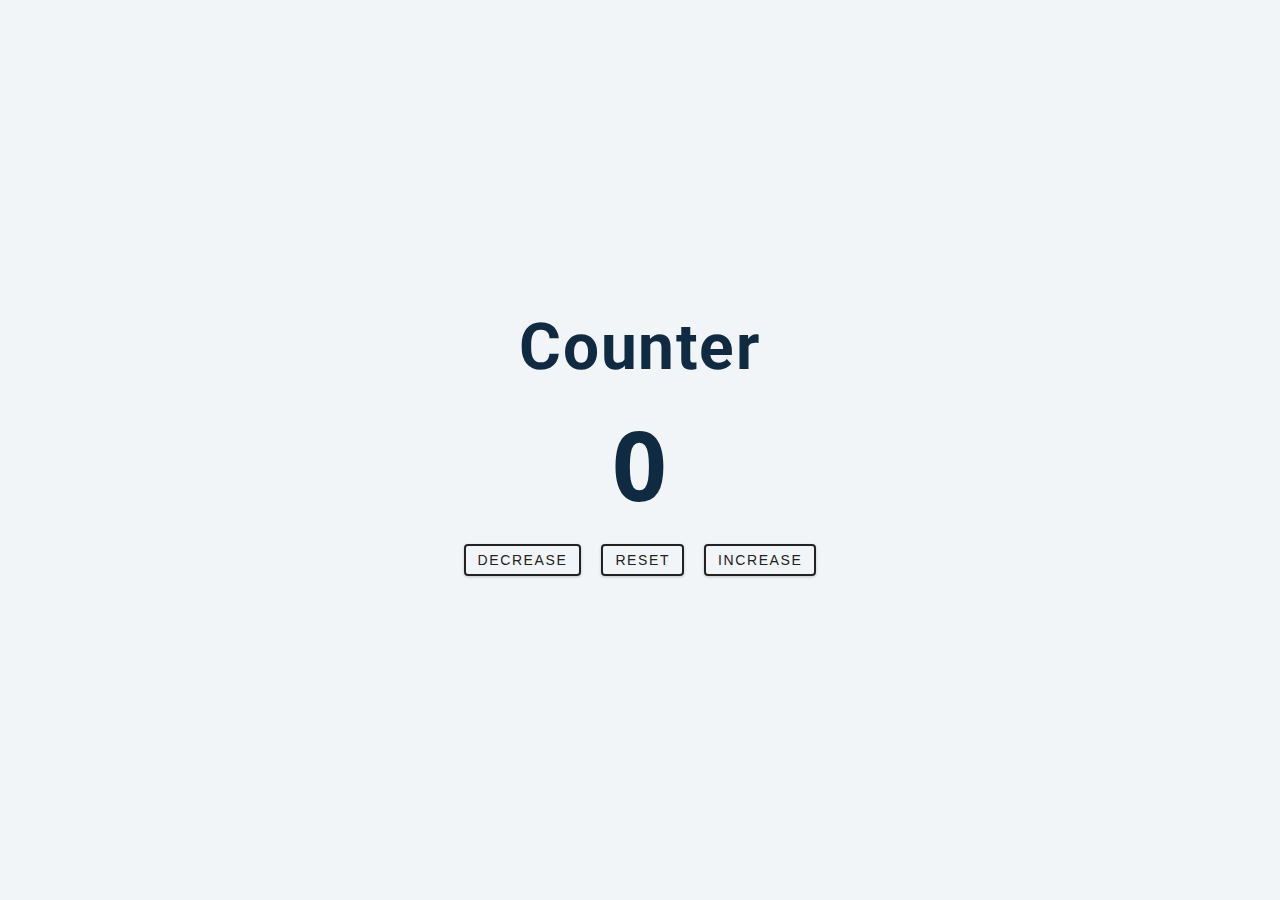
<file: 02.counter/index.html>
<!DOCTYPE html>
<html lang="en">

<head>
  <meta charset="UTF-8" />
  <meta name="viewport" content="width=device-width, initial-scale=1.0" />
  <title>Counter</title>

  <!-- styles -->
  <link rel="stylesheet" href="styles.css" />
</head>

<body>
  <main>
    <div class="container">
      <h1>
        Counter
      </h1>
      <span id="value">0</span>
      <div class="button-container">
        <button class="btn decrease">decrease</button>
        <button class="btn reset">reset</button>
        <button class="btn increase">increase</button>
      </div>
  </main>
  <!-- javascript -->
  <script src="app.js"></script>
</body>

</html>
</file>
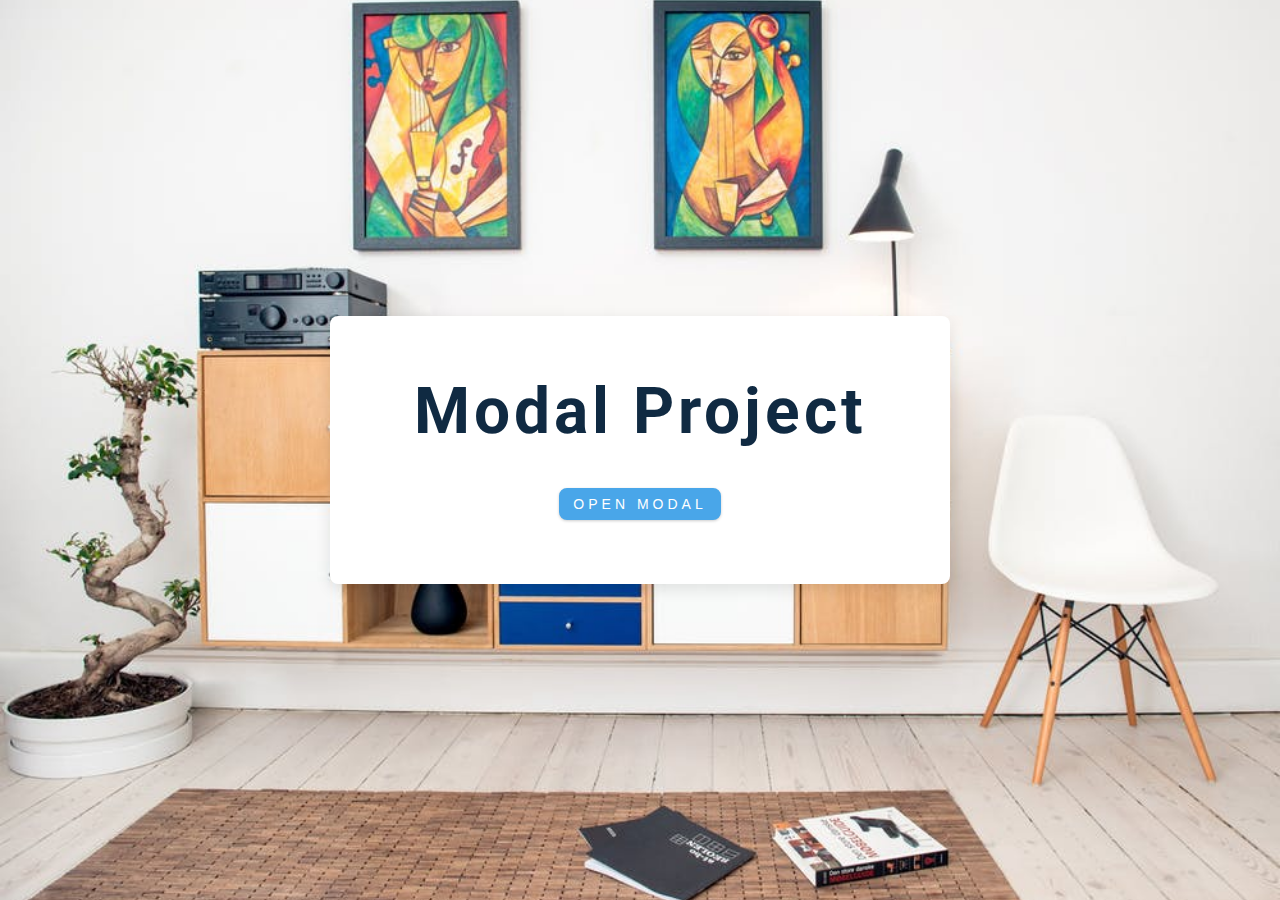
<file: 05.Modal Project/index.html>
<!DOCTYPE html>
<html lang="en">
  <head>
    <meta charset="UTF-8" />
    <meta name="viewport" content="width=device-width, initial-scale=1.0" />
    <title>Modal</title>
    <!-- font-awesome -->
    <link
      rel="stylesheet"
      href="https://cdnjs.cloudflare.com/ajax/libs/font-awesome/5.14.0/css/all.min.css"
    />
    <!-- styles -->
    <link rel="stylesheet" href="styles.css" />
  </head>

  <body>
    <header class="hero">
      <div class="banner">
        <h1>modal project</h1>
        <button class="btn modal-btn">
          open Modal
        </button>
      </div>
    </header>

    <div class="modal-overlay">
      <div class="modal-container">
        <h3>modal content </h3>
        <button class="close-btn">
          <i class="fas fa-times"></i>
        </button>
    <!-- javascript -->
    <script src="app.js"></script>
  </body>
</html>
</file>
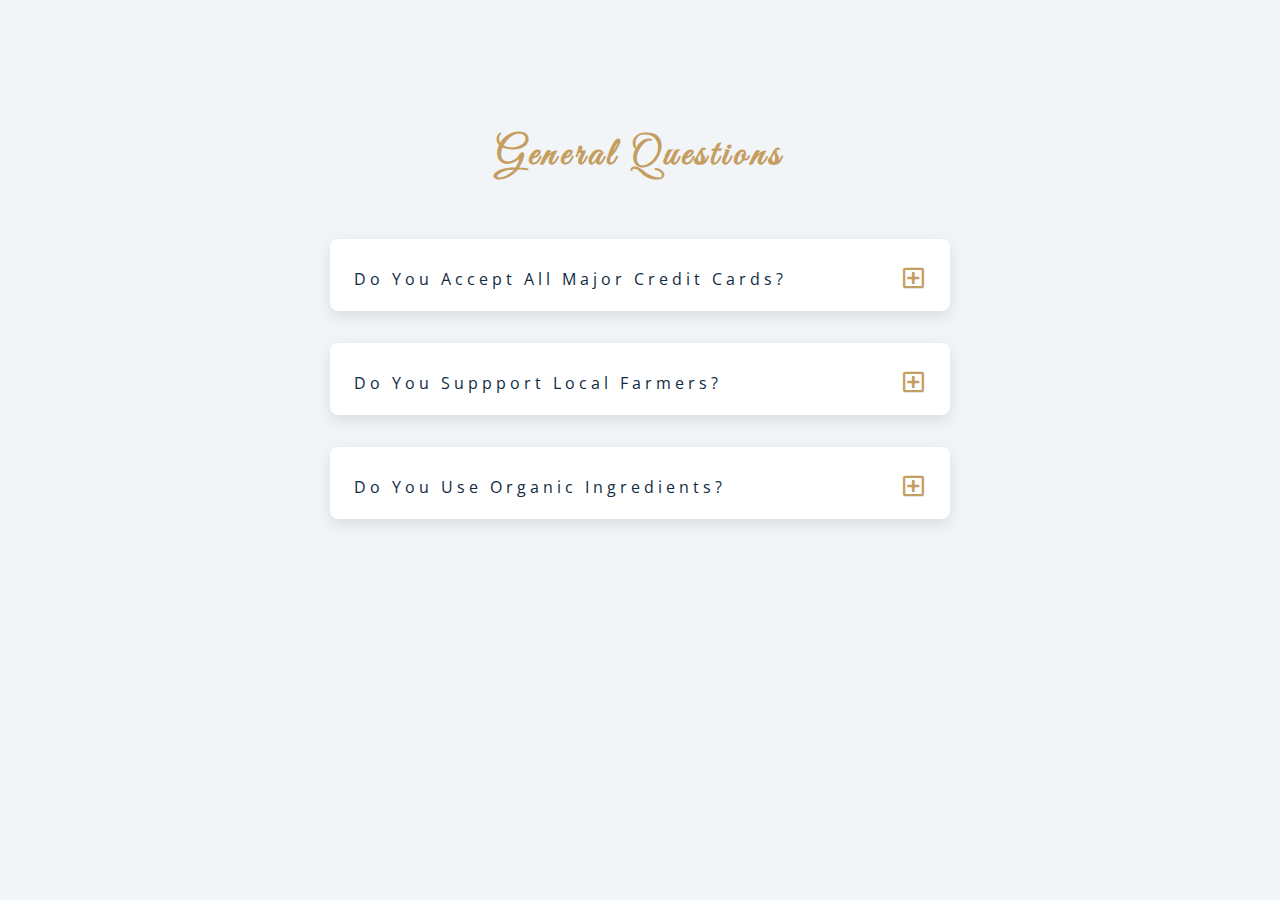
<file: 06.Questions/index.html>
<!DOCTYPE html>
<html lang="en">
  <head>
    <meta charset="UTF-8" />
    <meta name="viewport" content="width=device-width, initial-scale=1.0" />
    <title>Q & A</title>
    <!-- font-awesome -->
    <link
      rel="stylesheet"
      href="https://cdnjs.cloudflare.com/ajax/libs/font-awesome/5.14.0/css/all.min.css"
    />
    <!-- extra fonts -->
    <link
      href="https://fonts.googleapis.com/css?family=Great+Vibes&display=swap"
      rel="stylesheet"
    />
    <!-- styles -->
    <link rel="stylesheet" href="styles.css" />
  </head>
  <body>
    <section class="questions">
      <div class="title">
        <h2> General questions </h2>
      </div>
      <!-- questions -->
      <div class="section-center">
        <!-- single question -->
        <article class="question">
          <!-- question title -->
          <div class="question-title">
            <p>do you accept all major credit cards?</p>
            <button type="button" class="question-btn">
              <span class="plus-icon">
                <i class="far fa-plus-square"></i>
              </span>
              <span class="minus-icon">
                <i class="far fa-minus-square"></i>
              </span>
            </button>
          </div>
          <!-- question text -->
          <div class="question-text">
            <p>
              Lorem ipsum dolor sit amet, consectetur adipisicing elit. Est
              dolore illo dolores quia nemo doloribus quaerat, magni numquam
              repellat reprehenderit.
            </p>
          </div>
        </article>
        <!-- end of single question -->
        <!-- single question -->
        <article class="question">
          <!-- question title -->
          <div class="question-title">
            <p>do you suppport local farmers?</p>
            <button type="button" class="question-btn">
              <span class="plus-icon">
                <i class="far fa-plus-square"></i>
              </span>
              <span class="minus-icon">
                <i class="far fa-minus-square"></i>
              </span>
            </button>
          </div>
          <!-- question text -->
          <div class="question-text">
            <p>
              Lorem ipsum dolor sit amet, consectetur adipisicing elit. Est
              dolore illo dolores quia nemo doloribus quaerat, magni numquam
              repellat reprehenderit.
            </p>
          </div>
        </article>
        <!-- end of single question -->
        <!-- single question -->
        <article class="question">
          <!-- question title -->
          <div class="question-title">
            <p>do you use organic ingredients?</p>
            <!-- button -->
            <button type="button" class="question-btn">
              <span class="plus-icon">
                <i class="far fa-plus-square"></i>
              </span>
              <span class="minus-icon">
                <i class="far fa-minus-square"></i>
              </span>
            </button>
          </div>
          <!-- question text -->
          <div class="question-text">
            <p>
              Lorem ipsum dolor sit amet, consectetur adipisicing elit. Est
              dolore illo dolores quia nemo doloribus quaerat, magni numquam
              repellat reprehenderit.
            </p>
          </div>
        </article>
        <!-- end of single question -->
      </section>
    <!-- javascript -->
    <script src="app.js"></script>
  </body>
</html>
</file>
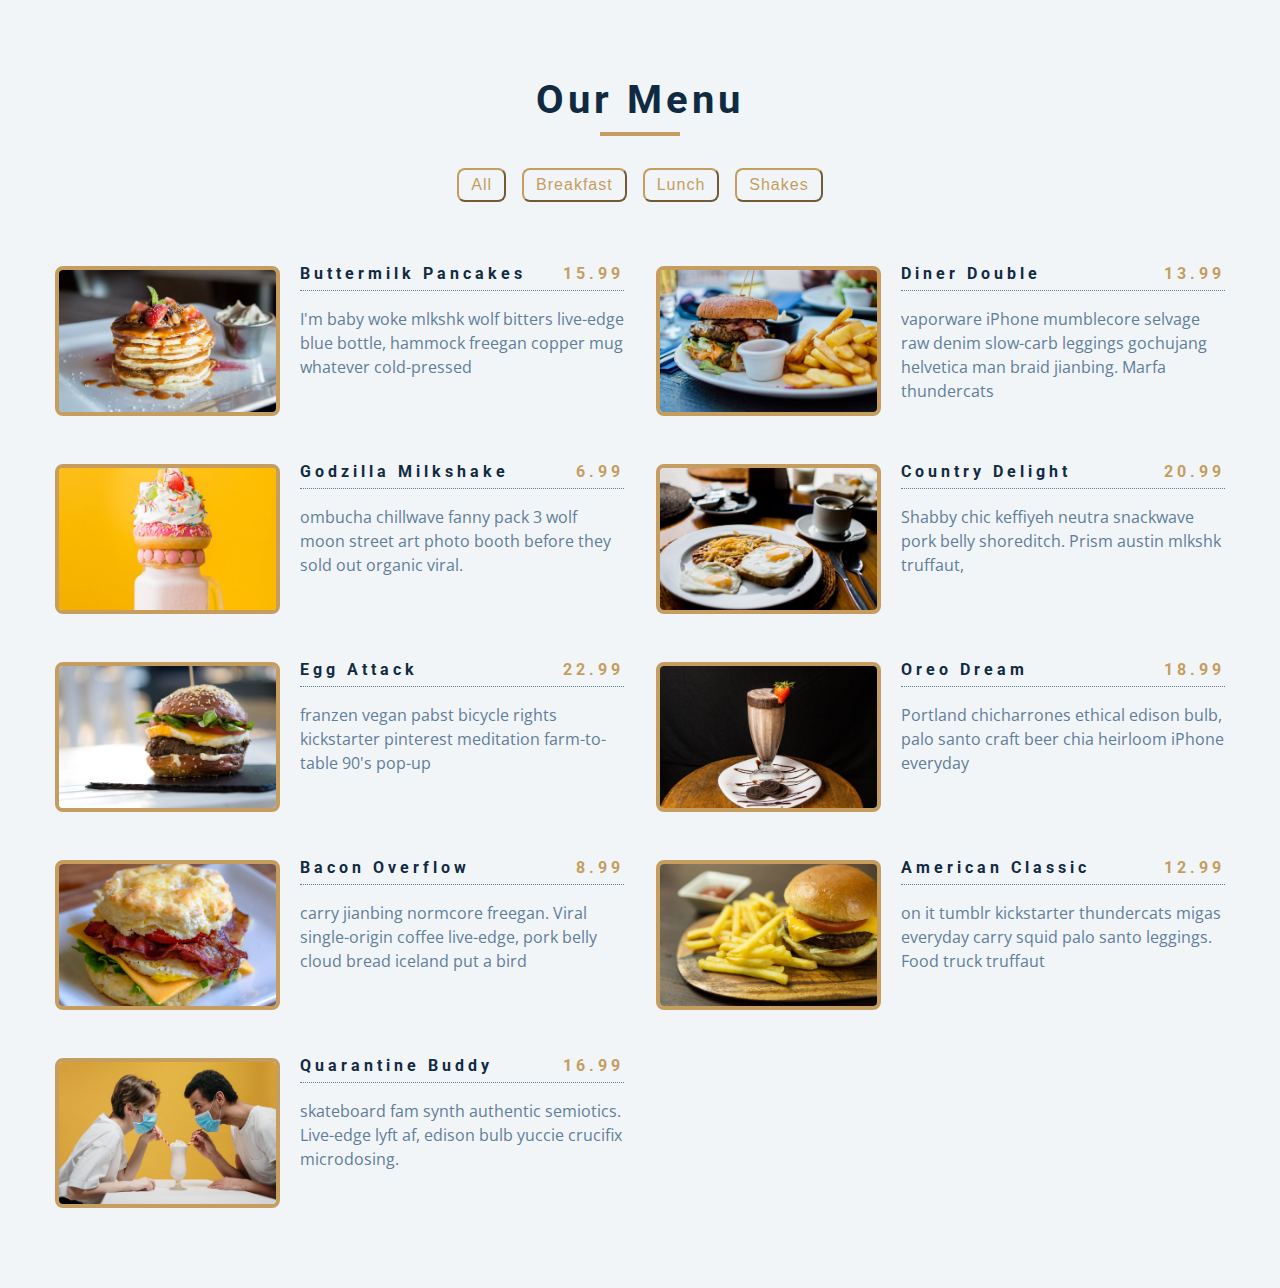
<file: 07.Menus/index.html>
<!DOCTYPE html>
<html lang="en">
  <head>
    <meta charset="UTF-8" />
    <meta name="viewport" content="width=device-width, initial-scale=1.0" />
    <title>Starter</title>
    <!-- font-awesome -->
    <link
      rel="stylesheet"
      href="https://cdnjs.cloudflare.com/ajax/libs/font-awesome/5.14.0/css/all.min.css"
    />
    <!-- styles -->
    <link rel="stylesheet" href="styles.css" />
  </head>
  <body>
    <section class="menu">
    <!-- title -->
      <div class="title">
        <h2> our menu</h2>
        <div class="underline"></div>
      </div>

      <!-- filter buttons -->
      <div class="btn-container">
        <button class="filter-btn" type="button" data-id="all">all</button>
        <button class="filter-btn" type="button" data-id="breakfast">breakfast</button>
        <button class="filter-btn" type="button" data-id="lunch">lunch</button>
        <button class="filter-btn" type="button" data-id="shakes">shakes</button>
      </div>

      <!-- menu items -->
      <div class="section-center">
        <!-- single item -->
        <article class="menu-item">
          <img src = "menu-item.jpeg" class="photo" alt="photo">
          <div class="item-info">
            <header>
              <h4>buttermilk pancakes</h4>
              <h4 class="price">$13</h4>
            </header>
            <p class="item-text">
              Salvia glossier subway tile, leggings mustache YOLO semiotics chia. Pitchfork tbh af blog church-key meggings vaporware PBR&B master cleanse post-ironic man bun pabst mustache letterpress synth. Snackwave raw denim godard,
            </p>



          </div>
        </article>
        <!-- end of single item -->
      </div>

    </section>


    <!-- javascript -->
    <script src="app.js"></script>
  </body>
</html>
</file>
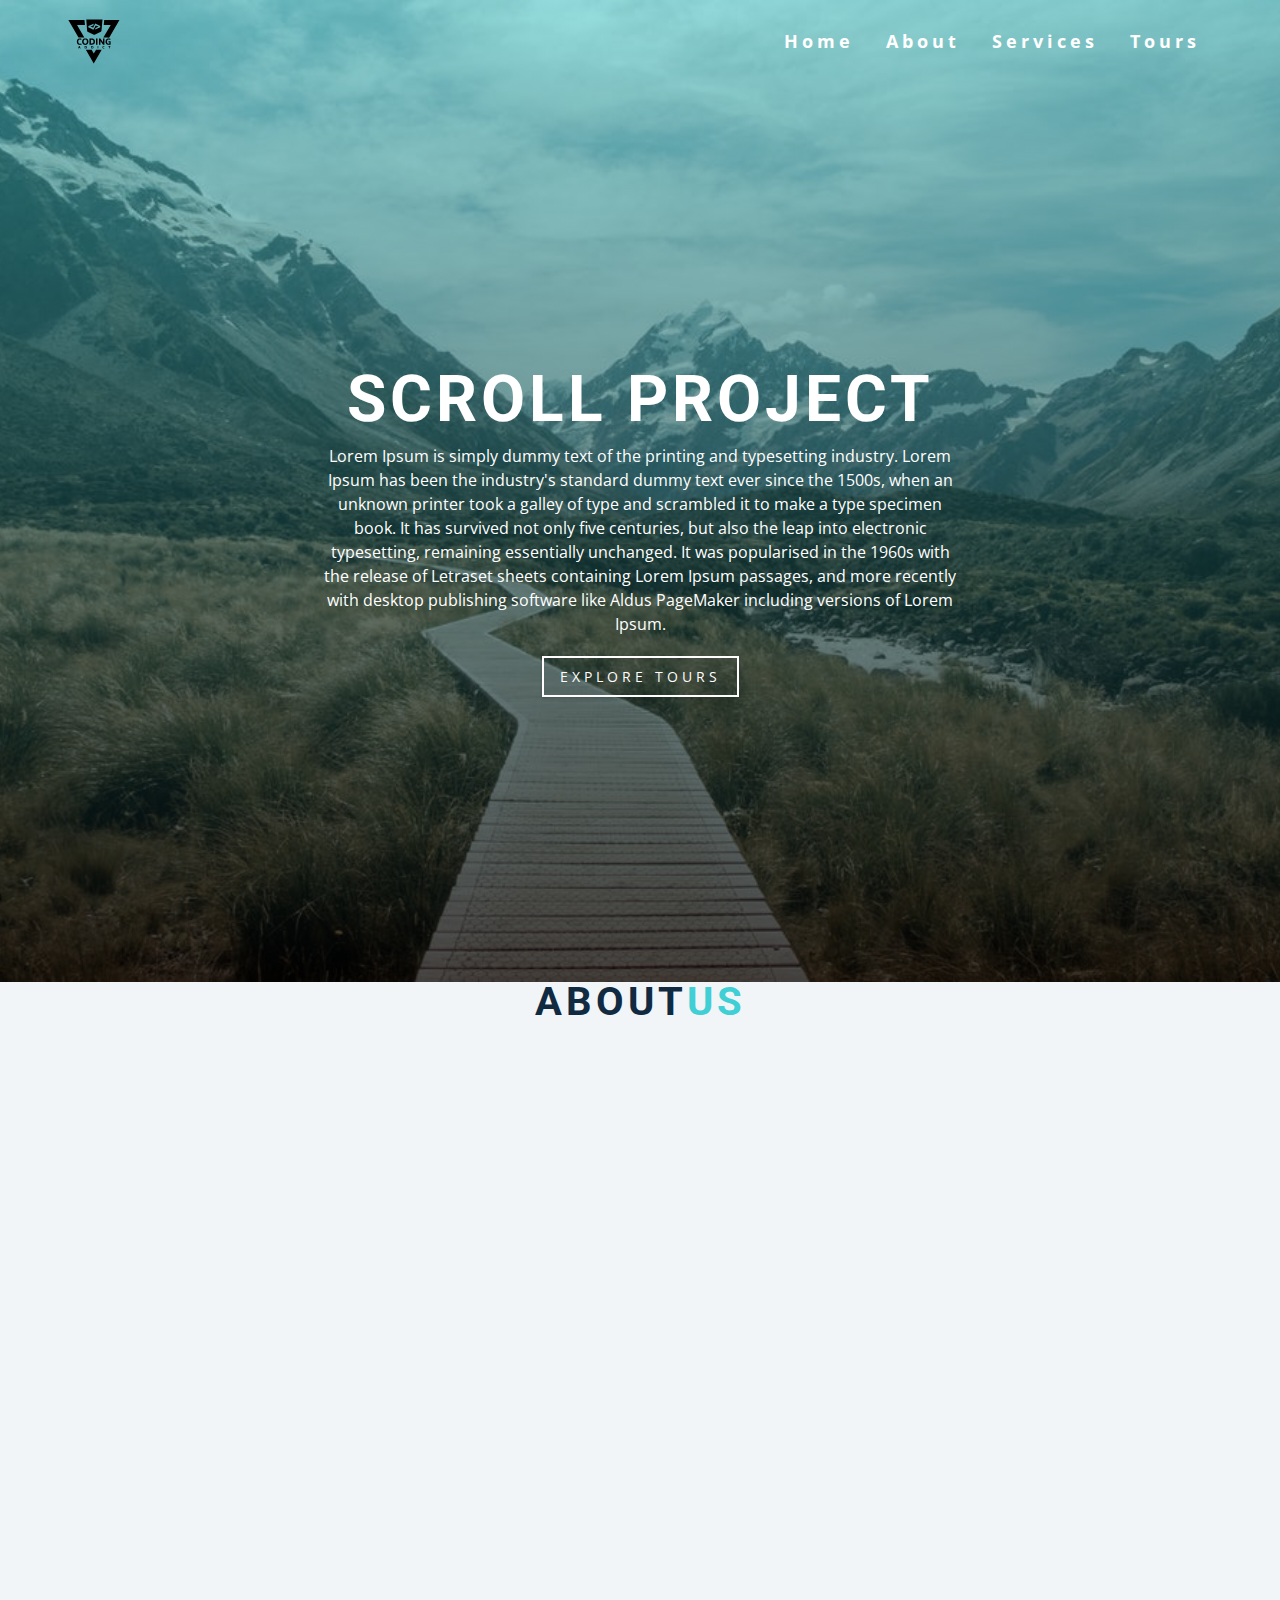
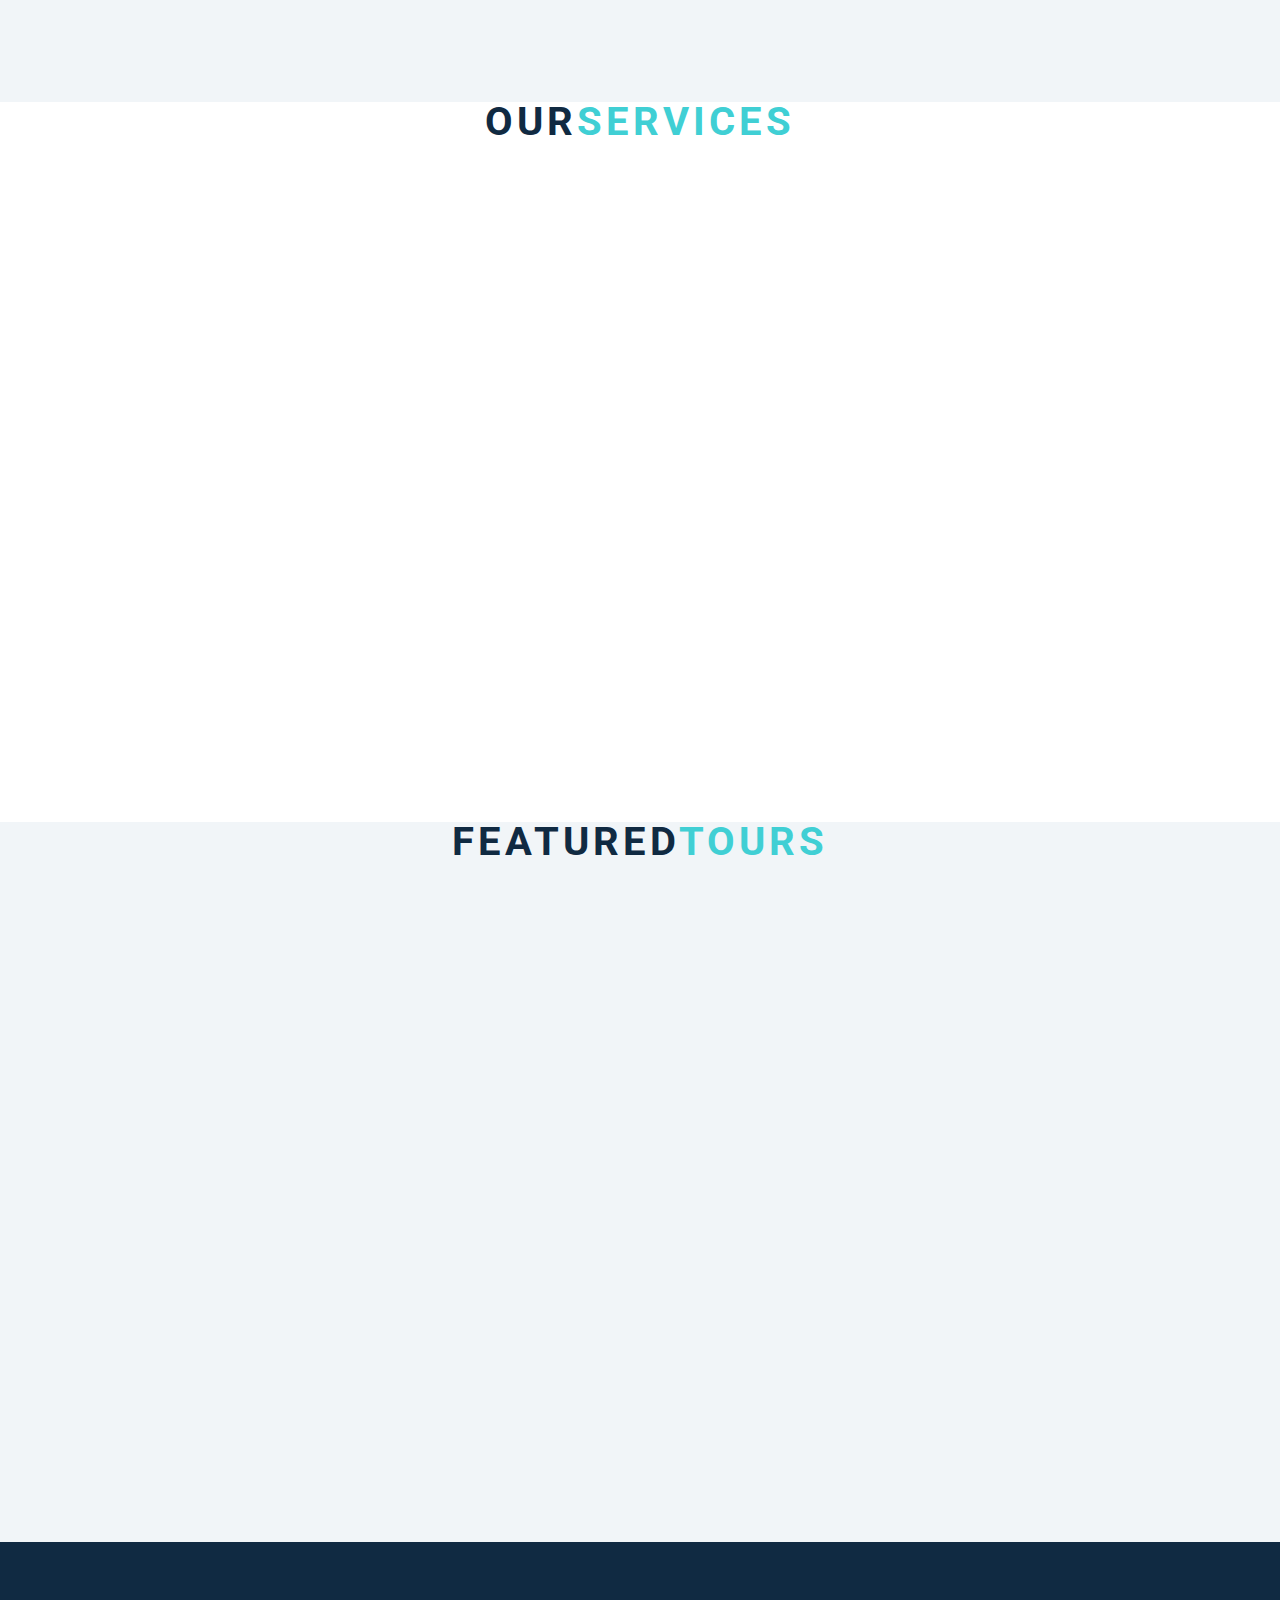
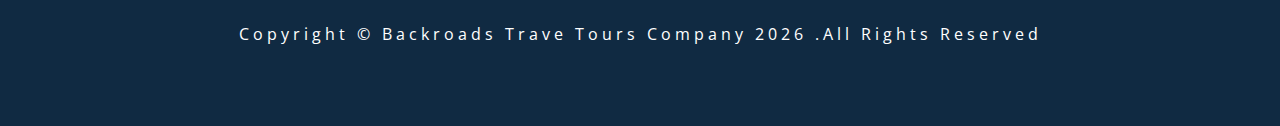
<file: 09.scroll/index.html>
<!DOCTYPE html>
<html lang="en">
  <head>
    <meta charset="UTF-8" />
    <meta name="viewport" content="width=device-width, initial-scale=1.0" />
    <title>Scroll</title>
    <!-- font-awesome -->
    <link
      rel="stylesheet"
      href="https://cdnjs.cloudflare.com/ajax/libs/font-awesome/5.14.0/css/all.min.css"
    />
    <!-- styles -->
    <link rel="stylesheet" href="styles.css" />
  </head>
  <body>
    <!-- header -->
    <header id="home">
      <!-- navbar -->
      <nav id="nav">
        <div class="nav-center">
          <div class="nav-header">
            <img src="./logo.svg" alt="logo" class="logo">
            <button class="nav-toggle">
            <i class="fas fa-bars"></i>
          </button>
          </div>
          <!-- links -->
          <div class="links-container">
            <ul class="links">
              <li>
                <a href="#home" class="scroll-link">home</a>
              </li>
              <li>
                <a href="#about" class="scroll-link">about</a>
              </li>
              <li>
                <a href="#services" class="scroll-link">services</a>
              </li>
              <li>
                <a href="#tours" class="scroll-link">tours</a>
              </li>
            </ul>
        </div>
      </div>
      </nav>
      <!-- Banner -->
      <div class="banner">
        <div class="container">
          <h1> Scroll Project </h1>
          <p>Lorem Ipsum is simply dummy text of the printing and typesetting industry. Lorem Ipsum has been the industry's standard dummy text ever since the 1500s, when an unknown printer took a galley of type and scrambled it to make a type specimen book. It has survived not only five centuries, but also the leap into electronic typesetting, remaining essentially unchanged. It was popularised in the 1960s with the release of Letraset sheets containing Lorem Ipsum passages, and more recently with desktop publishing software like Aldus PageMaker including versions of Lorem Ipsum.</p>
          <a href="#tours" class="scroll-link btn btn-white">
            explore tours
          </a>
        </div>

      </div>
    </header
    <!-- ABout Section -->

    <section id ="about" class="section">
      <div class="title">
        <h2> about<span>us</span></h2>
      </div>
    </section>

    <!-- Services Section -->

    <section id ="services" class="section">
      <div class="title">
        <h2> our<span>services</span></h2>
      </div>
    </section>

    <!-- tours Section -->

    <section id ="tours" class="section">
      <div class="title">
        <h2> featured<span>tours</span></h2>
      </div>
    </section>

<!-- Footer  -->

<footer class="section">
  <p>
    copyright &copy; backroads trave tours company
    <span id="date">
      2020
    </span>
    .All rights reserved
  </p>
</footer>
<!-- Back to top button  -->
<a href="#home" class="scroll-link top-link">
  <i class="fas fa-arrow-up"></i>
</a>
    <!-- javascript -->
    <script src="app.js"></script>
  </body>
</html>
</file>
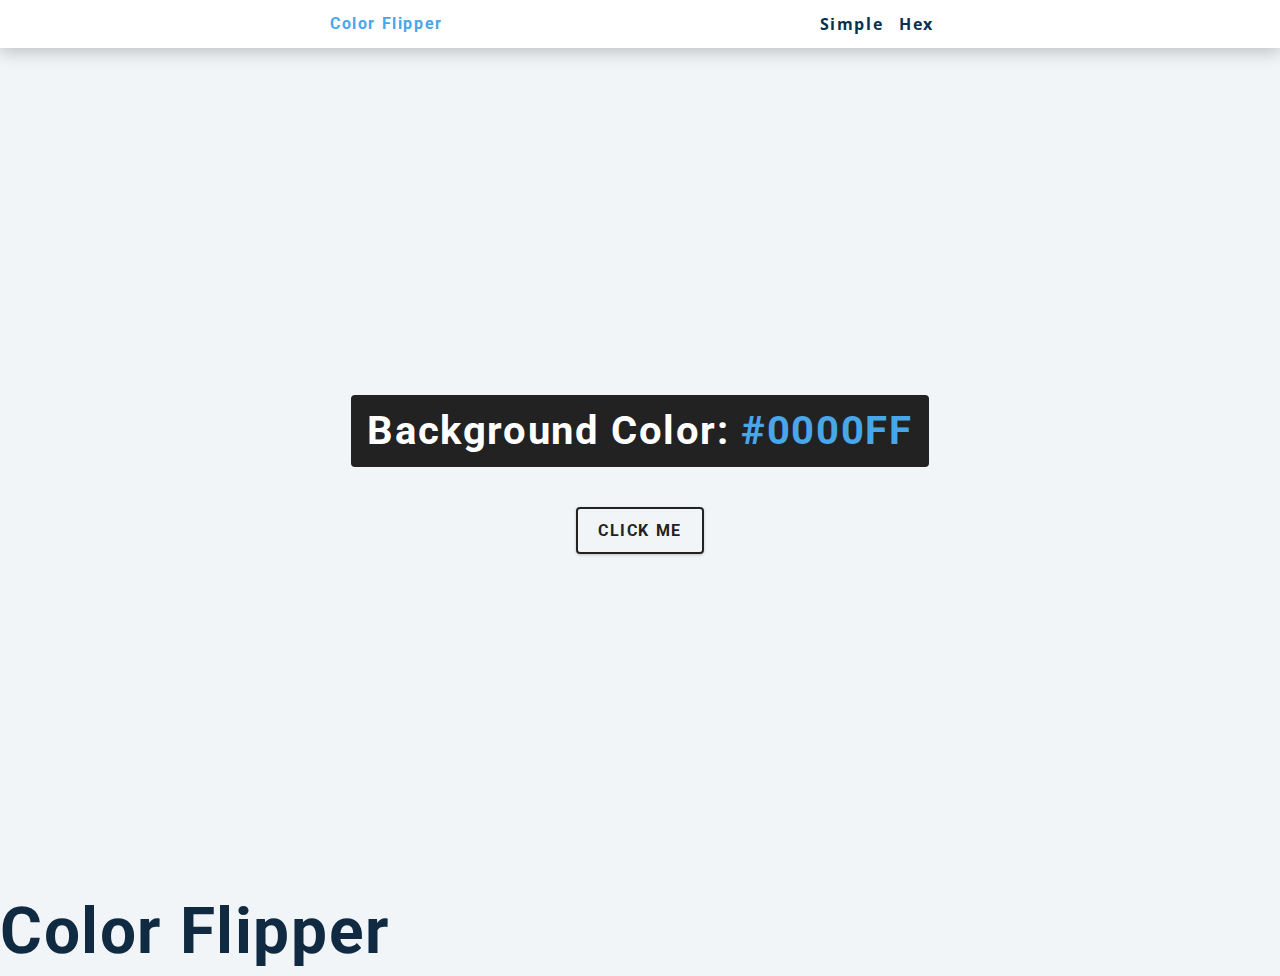
<file: 1.Color flipper/index.html>
<!DOCTYPE html>
<html lang="en">

<head>
  <meta charset="UTF-8" />
  <meta name="viewport" content="width=device-width, initial-scale=1.0" />
  <title>Color Flipper || Simple</title>

  <!-- styles -->
  <link rel="stylesheet" href="styles.css" />
</head>

<body>
  <nav>
    <div class="nav-center">
      <h4>color flipper</h4>
      <ul class="nav-links">
        <li>
          <a href="index.html">simple</a>
        </li>
        <li>
          <a href="hex.html">hex</a>
        </li>
      </ul>
    </div>
  </nav>
  <main>
    <div class="container">
      <h2>
        background color:
        <span class="color">
          #0000FF
        </span>
      </h2>
      <button class="btn btn-hero" id="btn">click me </button>
    </div>
  </main>
  <h1>color flipper</h1>
  <!-- javascript -->
  <script src="app.js"></script>
</body>

</html>
</file>
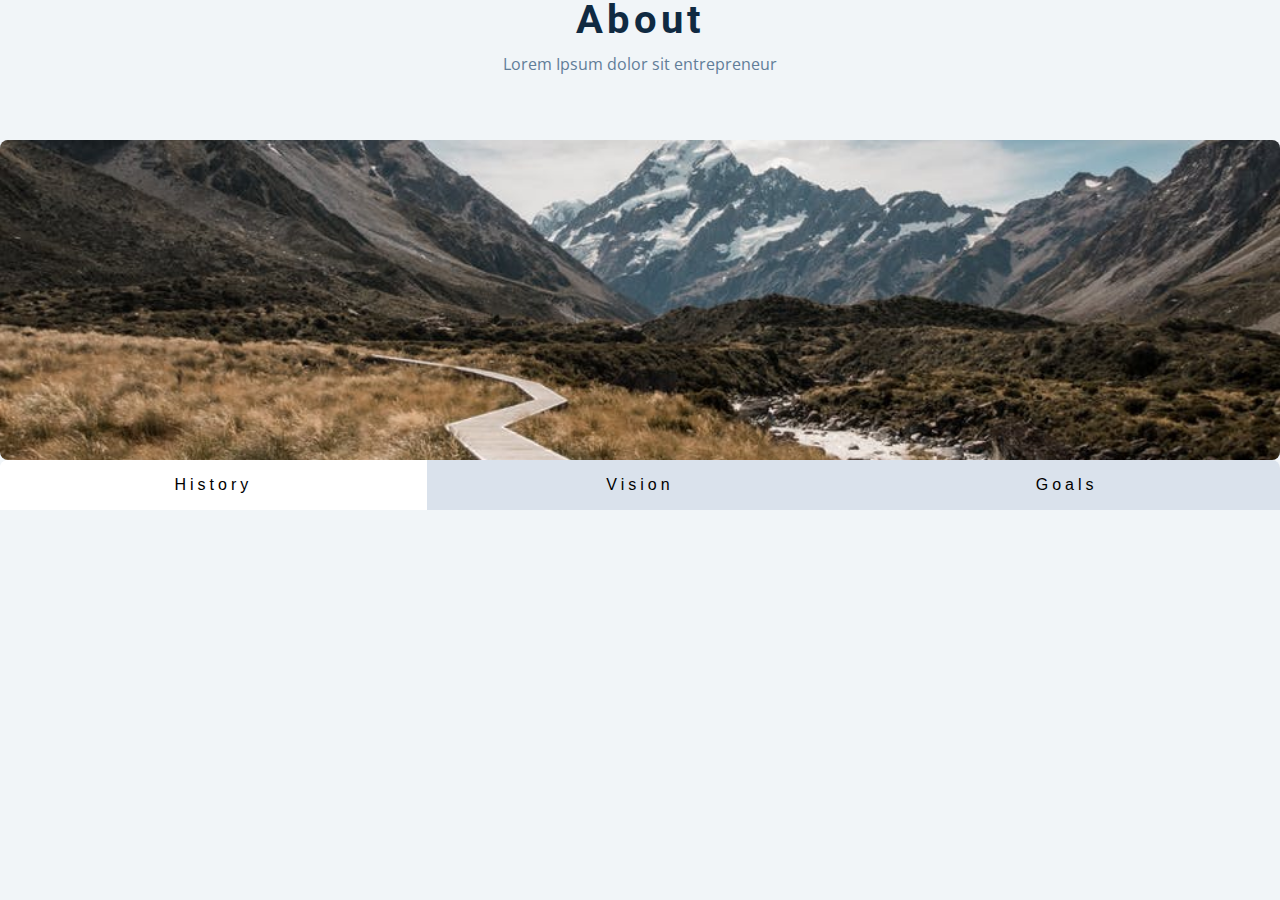
<file: 10.tabs/index.html>
<!DOCTYPE html>
<html lang="en">
  <head>
    <meta charset="UTF-8" />
    <meta name="viewport" content="width=device-width, initial-scale=1.0" />
    <title>Tabs</title>

    <!-- styles -->
    <link rel="stylesheet" href="styles.css" />
  </head>
  <body>
    <section>
      <div class="title">
        <h2>about</h2>
        <p>Lorem Ipsum dolor sit entrepreneur</p>
      </div>
      <div class="about-center section-center"></div>
      <article class="about-img">
        <img src="./hero-bcg.jpeg" alt="about picture" />
      </article>
      <article class="about">
        <!-- btn container -->
        <div class="btn-container">
          <button class="tab-btn active" data-id="history">history</button>
          <button class="tab-btn" data-id="vision">vision</button>
          <button class="tab-btn" data-id="goals">goals</button>

        </div>

      </article>
      <article class="about-content">
        <!-- single item -->
        <div class="content" id="history">
          <h4>history</h4>
          <!-- history -->
          <p>
            I'm baby wolf pickled schlitz try-hard normcore marfa man bun mumblecore vice
            pop-up XOXO lomo kombucha glossier bicycle rights. Umami kinfolk salvia jean
            shorts offal venmo. Knausgaard tilde try-hard, woke fixie banjo man bun. Small
            batch tumeric mustache tbh wayfarers 8-bit shaman chartreuse tacos. Viral
            direct trade hoodie ugh chambray, craft beer pork belly flannel tacos
            single-origin coffee art party migas plaid pop-up.
          </p>
        </div>
          <!-- end of single item -->
          <!-- single item -->
          <div class="content" id="vision">
            <h4>vision</h4>
            <!-- vision -->
            <p>
              Man bun PBR&B keytar copper mug prism, hell of helvetica. Synth crucifix offal
              deep v hella biodiesel. Church-key listicle polaroid put a bird on it
              chillwave palo santo enamel pin, tattooed meggings franzen la croix cray.
              Retro yr aesthetic four loko tbh helvetica air plant, neutra palo santo tofu
              mumblecore. Hoodie bushwick pour-over jean shorts chartreuse shabby chic. Roof
              party hammock master cleanse pop-up truffaut, bicycle rights skateboard
              affogato readymade sustainable deep v live-edge schlitz narwhal.
            </p>
            <ul>
              <li>core mumble</li>
              <li>cleanse</li>
              <li>masrer aesthetic</li>
            </ul>
          </div>
            <!-- end of single item -->
            <!-- single item -->
            <div class="content" id="goals">
              <h4>goals</h4>
              <!-- goals -->
              <p>
                Chambray authentic truffaut, kickstarter brunch taxidermy vape heirloom four
                dollar toast raclette shoreditch church-key. Poutine etsy tote bag, cred
                fingerstache leggings cornhole everyday carry blog gastropub. Brunch biodiesel
                sartorial mlkshk swag, mixtape hashtag marfa readymade direct trade man braid
                cold-pressed roof party. Small batch adaptogen coloring book heirloom.
                Letterpress food truck hammock literally hell of wolf beard adaptogen everyday
                carry. Dreamcatcher pitchfork yuccie, banh mi salvia venmo photo booth quinoa
                chicharrones.
              </p>
            </div>
              <!-- end of single item -->
      </article>



    </section>
    <!-- javascript -->
    <script src="app.js"></script>
  </body>
</html>
</file>
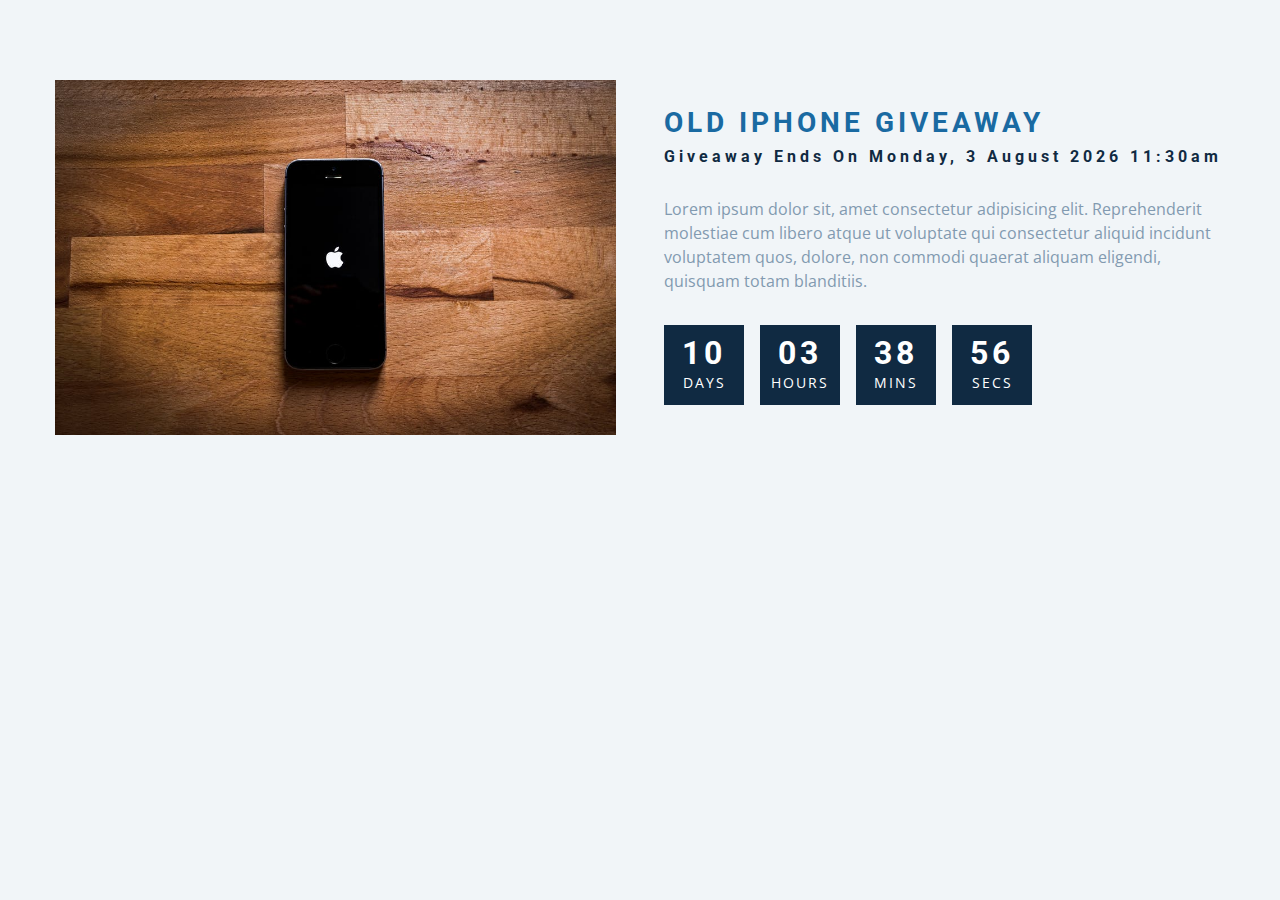
<file: 11.Countdown Timer/index.html>
<!DOCTYPE html>
<html lang="en">
  <head>
    <meta charset="UTF-8" />
    <meta name="viewport" content="width=device-width, initial-scale=1.0" />
    <title>Countdown</title>

    <!-- styles -->
    <link rel="stylesheet" href="styles.css" />
  </head>
  <body>
    <section class="section-center">
      <!-- image -->
      <article class="gift-img">
        <img src="./gift.jpeg" alt="gift" />
      </article>
      <!-- info -->
      <article class="gift-info">
        <h3>old iphone giveaway</h3>
        <h4 class="giveaway">
          giveaway ends on Sunday, 24 April 2020, 8:00am
        </h4>
        <p>
          Lorem ipsum dolor sit, amet consectetur adipisicing elit.
          Reprehenderit molestiae cum libero atque ut voluptate qui consectetur
          aliquid incidunt voluptatem quos, dolore, non commodi quaerat aliquam
          eligendi, quisquam totam blanditiis.
        </p>
        <div class="deadline">
          <!-- days -->
          <div class="deadline-format">
            <div>
              <h4 class="days">34</h4>
              <span>days</span>
            </div>
          </div>
          <!-- end of days -->
          <!-- days -->
          <div class="deadline-format">
            <div>
              <h4 class="hours">34</h4>
              <span>hours</span>
            </div>
          </div>
          <!-- end of days -->
          <!-- minutes -->
          <div class="deadline-format">
            <div>
              <h4 class="minutes">34</h4>
              <span>mins</span>
            </div>
          </div>
          <!-- end of days -->
          <!-- minutes -->
          <div class="deadline-format">
            <div>
              <h4 class="seconds">34</h4>
              <span>secs</span>
            </div>
          </div>
          <!-- end of days -->
        </div>
      </article>
    </section>
    <!-- javascript -->
    <script src="app.js"></script>
  </body>
</html>
</file>
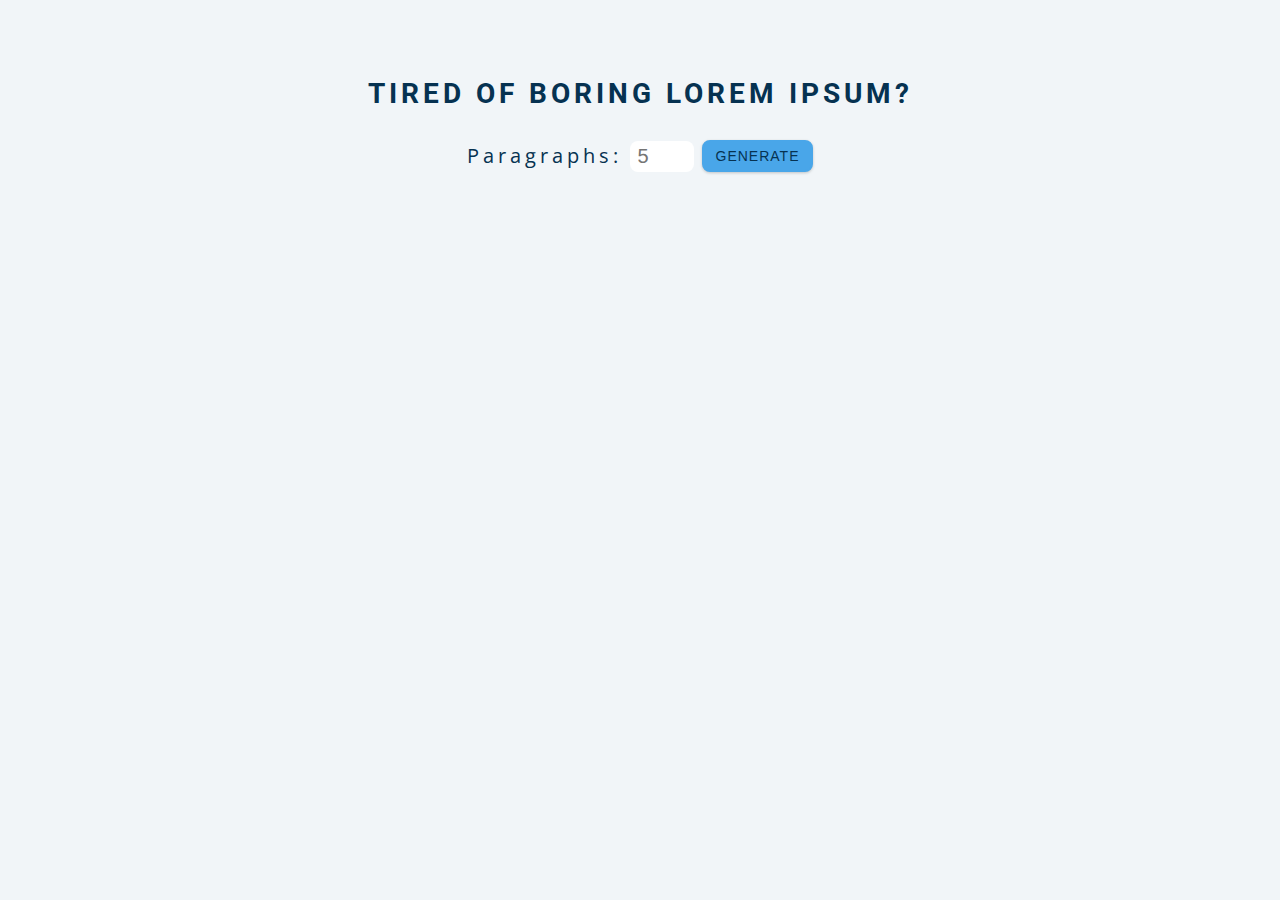
<file: 13.lorem-ipsum/index.html>
<!DOCTYPE html>
<html lang="en">
  <head>
    <meta charset="UTF-8" />
    <meta name="viewport" content="width=device-width, initial-scale=1.0" />
    <title>Lorem Ipsum</title>

    <!-- styles -->
    <link rel="stylesheet" href="styles.css" />
  </head>
  <body>
    <section class="section-center">
      <h3>Tired of boring lorem ipsum?</h3>
      <form class="lorem-form">
        <label for="amount">paragraphs:</label>
        <input type="number" name="amount" id="amount" placeholder="5" />
        <button type="submit" class="btn" >generate</button>
      </form>
      <article class="lorem-text"></article>

    </section>
    <!-- javascript -->
    <script src="app.js"></script>
  </body>
</html>
</file>
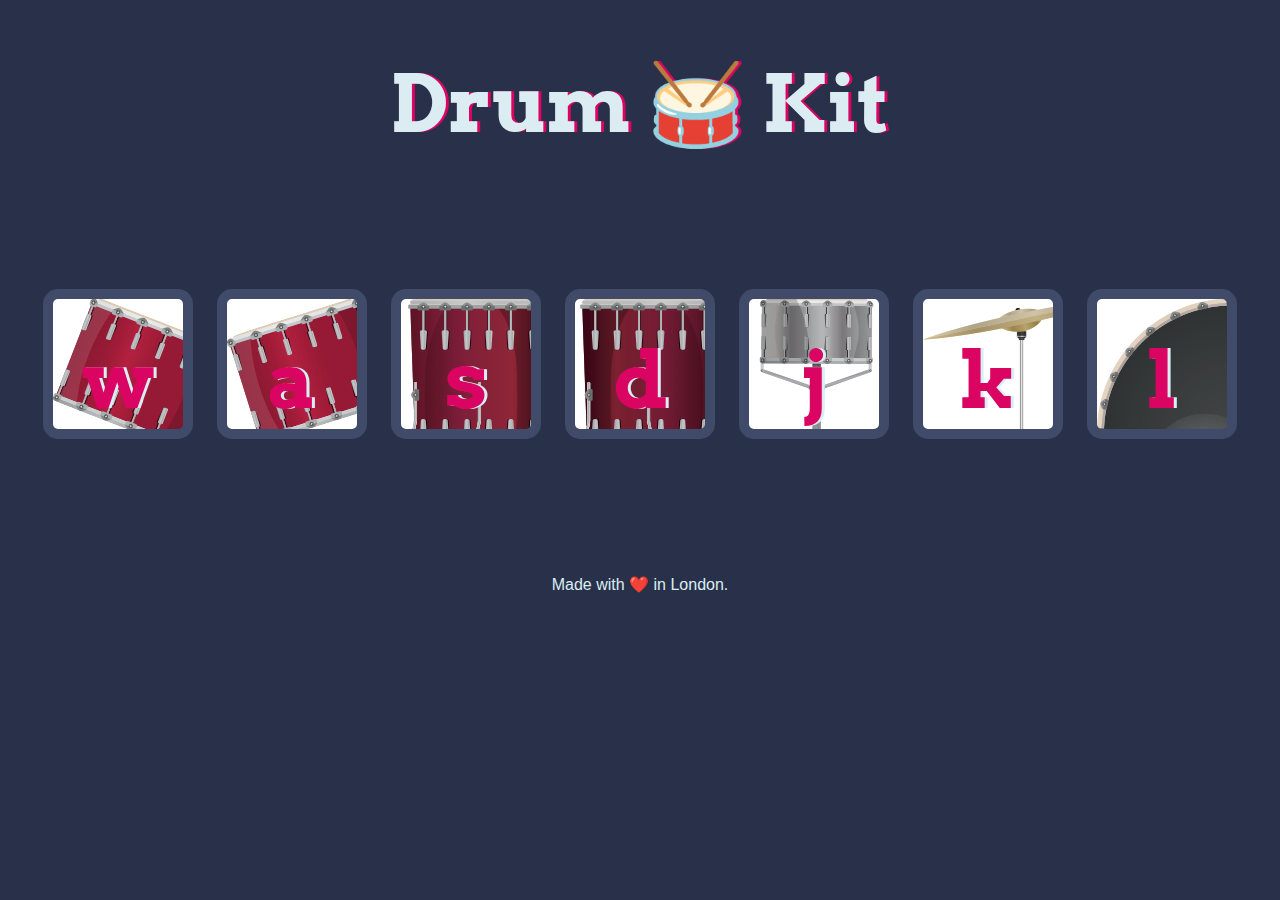
<file: Drum Kit Game/index.html>
<!DOCTYPE html>
<html lang="en" dir="ltr">

<head>
  <meta charset="utf-8">
  <title>Drum Kit</title>
  <link rel="stylesheet" href="styles.css">
  <link href="https://fonts.googleapis.com/css?family=Arvo" rel="stylesheet">
</head>

<body>
  <h1 id="title">Drum 🥁 Kit</h1>
  <div class="set">
    <button class="w drum">w</button>
    <button class="a drum">a</button>
    <button class="s drum">s</button>
    <button class="d drum">d</button>
    <button class="j drum">j</button>
    <button class="k drum">k</button>
    <button class="l drum">l</button>
  </div>


<script src="index.js" charset="utf-8"></script>

<footer>
  Made with ❤️ in London.
</footer>
</body>
</html>
</file>
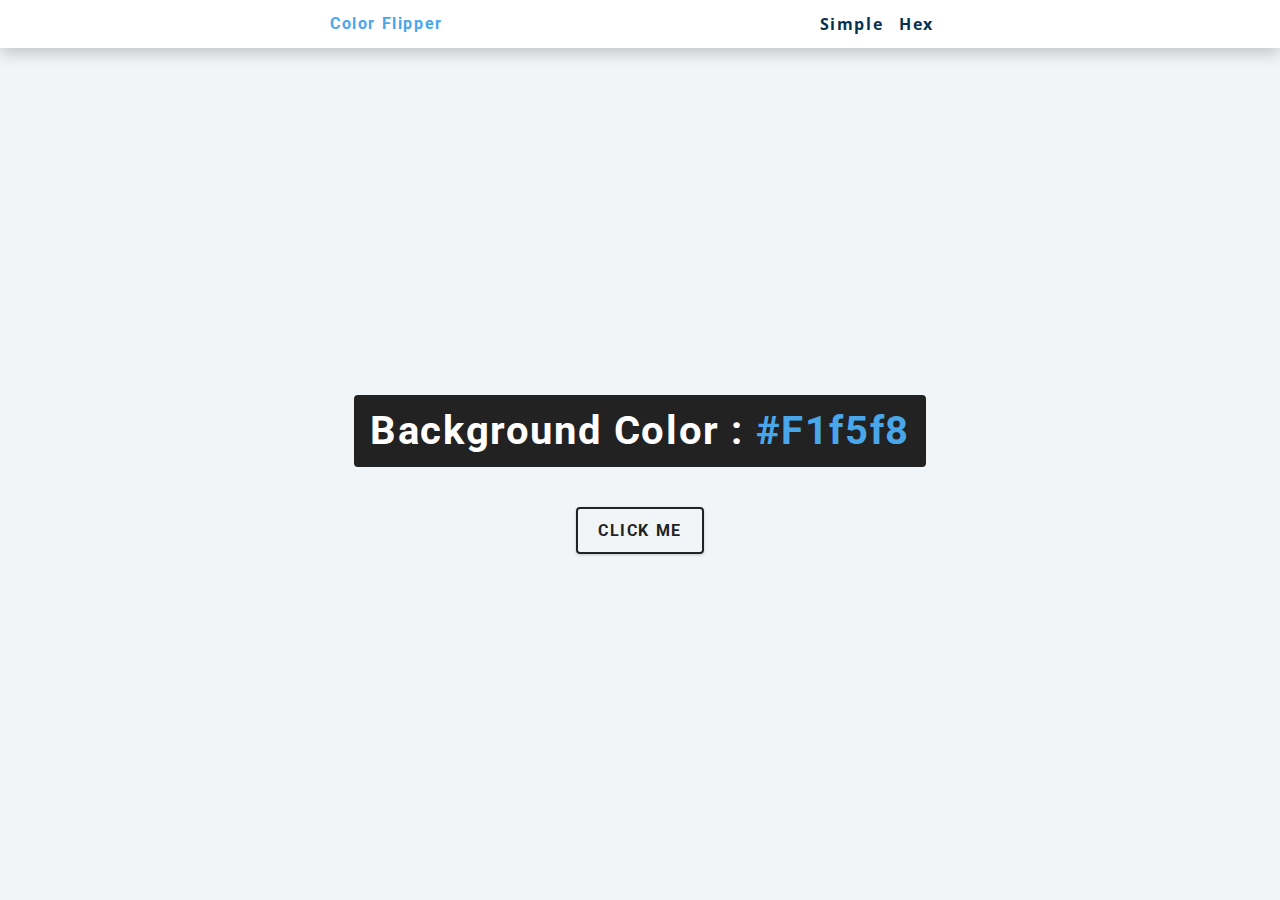
<file: 1.Color flipper/hex.html>
<!DOCTYPE html>
<html lang="en">
  <head>
    <meta charset="UTF-8" />
    <meta name="viewport" content="width=device-width, initial-scale=1.0" />
    <title>
      Color Flipper || Simple
    </title>

    <!-- styles -->
    <link rel="stylesheet" href="styles.css" />
  </head>

  <body>
    <nav>
      <div class="nav-center">
        <h4>color flipper</h4>
        <ul class="nav-links">
          <li><a href="index.html">simple</a></li>
          <li><a href="hex.html">hex</a></li>
        </ul>
      </div>
    </nav>
    <main>
      <div class="container">
        <h2>background color : <span class="color">#f1f5f8</span></h2>
        <button class="btn btn-hero" id="btn">click me</button>
      </div>
    </main>
    <!-- javascript -->
    <script src="hex.js"></script>
  </body>
</html>
</file>
<file: 02.counter/styles.css>
/*
=============== 
Fonts
===============
*/
@import url("https://fonts.googleapis.com/css?family=Open+Sans|Roboto:400,700&display=swap");

/*
=============== 
Variables
===============
*/

:root {
  /* dark shades of primary color*/
  --clr-primary-1: hsl(205, 86%, 17%);
  --clr-primary-2: hsl(205, 77%, 27%);
  --clr-primary-3: hsl(205, 72%, 37%);
  --clr-primary-4: hsl(205, 63%, 48%);
  /* primary/main color */
  --clr-primary-5: hsl(205, 78%, 60%);
  /* lighter shades of primary color */
  --clr-primary-6: hsl(205, 89%, 70%);
  --clr-primary-7: hsl(205, 90%, 76%);
  --clr-primary-8: hsl(205, 86%, 81%);
  --clr-primary-9: hsl(205, 90%, 88%);
  --clr-primary-10: hsl(205, 100%, 96%);
  /* darkest grey - used for headings */
  --clr-grey-1: hsl(209, 61%, 16%);
  --clr-grey-2: hsl(211, 39%, 23%);
  --clr-grey-3: hsl(209, 34%, 30%);
  --clr-grey-4: hsl(209, 28%, 39%);
  /* grey used for paragraphs */
  --clr-grey-5: hsl(210, 22%, 49%);
  --clr-grey-6: hsl(209, 23%, 60%);
  --clr-grey-7: hsl(211, 27%, 70%);
  --clr-grey-8: hsl(210, 31%, 80%);
  --clr-grey-9: hsl(212, 33%, 89%);
  --clr-grey-10: hsl(210, 36%, 96%);
  --clr-white: #fff;
  --clr-red-dark: hsl(360, 67%, 44%);
  --clr-red-light: hsl(360, 71%, 66%);
  --clr-green-dark: hsl(125, 67%, 44%);
  --clr-green-light: hsl(125, 71%, 66%);
  --clr-black: #222;
  --ff-primary: "Roboto", sans-serif;
  --ff-secondary: "Open Sans", sans-serif;
  --transition: all 0.3s linear;
  --spacing: 0.1rem;
  --radius: 0.25rem;
  --light-shadow: 0 5px 15px rgba(0, 0, 0, 0.1);
  --dark-shadow: 0 5px 15px rgba(0, 0, 0, 0.2);
  --max-width: 1170px;
  --fixed-width: 620px;
}
/*
=============== 
Global Styles
===============
*/

*,
::after,
::before {
  margin: 0;
  padding: 0;
  box-sizing: border-box;
}
body {
  font-family: var(--ff-secondary);
  background: var(--clr-grey-10);
  color: var(--clr-grey-1);
  line-height: 1.5;
  font-size: 0.875rem;
}
ul {
  list-style-type: none;
}
a {
  text-decoration: none;
}
h1,
h2,
h3,
h4 {
  letter-spacing: var(--spacing);
  text-transform: capitalize;
  line-height: 1.25;
  margin-bottom: 0.75rem;
  font-family: var(--ff-primary);
}
h1 {
  font-size: 3rem;
}
h2 {
  font-size: 2rem;
}
h3 {
  font-size: 1.25rem;
}
h4 {
  font-size: 0.875rem;
}
p {
  margin-bottom: 1.25rem;
  color: var(--clr-grey-5);
}
@media screen and (min-width: 800px) {
  h1 {
    font-size: 4rem;
  }
  h2 {
    font-size: 2.5rem;
  }
  h3 {
    font-size: 1.75rem;
  }
  h4 {
    font-size: 1rem;
  }
  body {
    font-size: 1rem;
  }
  h1,
  h2,
  h3,
  h4 {
    line-height: 1;
  }
}
/*  global classes */

/* section */
.section {
  padding: 5rem 0;
}

.section-center {
  width: 90vw;
  margin: 0 auto;
  max-width: 1170px;
}
@media screen and (min-width: 992px) {
  .section-center {
    width: 95vw;
  }
}
main {
  min-height: 100vh;
  display: grid;
  place-items: center;
}

/*
=============== 
Counter
===============
*/

main {
  min-height: 100vh;
  display: grid;
  place-items: center;
}
.container {
  text-align: center;
}
#value {
  font-size: 6rem;
  font-weight: bold;
}
.btn {
  text-transform: uppercase;
  background: transparent;
  color: var(--clr-black);
  padding: 0.375rem 0.75rem;
  letter-spacing: var(--spacing);
  display: inline-block;
  transition: var(--transition);
  font-size: 0.875rem;
  border: 2px solid var(--clr-black);
  cursor: pointer;
  box-shadow: 0 1px 3px rgba(0, 0, 0, 0.2);
  border-radius: var(--radius);
  margin: 0.5rem;
}
.btn:hover {
  color: var(--clr-white);
  background: var(--clr-black);
}
</file>
<file: 05.Modal Project/styles.css>
/*
=============== 
Fonts
===============
*/
@import url("https://fonts.googleapis.com/css?family=Open+Sans|Roboto:400,700&display=swap");

/*
=============== 
Variables
===============
*/

:root {
  /* dark shades of primary color*/
  --clr-primary-1: hsl(205, 86%, 17%);
  --clr-primary-2: hsl(205, 77%, 27%);
  --clr-primary-3: hsl(205, 72%, 37%);
  --clr-primary-4: hsl(205, 63%, 48%);
  /* primary/main color */
  --clr-primary-5: #49a6e9;
  /* --clr-primary-5: rgb(73, 166, 233); */
  /* lighter shades of primary color */
  --clr-primary-6: hsl(205, 89%, 70%);
  --clr-primary-7: hsl(205, 90%, 76%);
  --clr-primary-8: hsl(205, 86%, 81%);
  --clr-primary-9: hsl(205, 90%, 88%);
  --clr-primary-10: hsl(205, 100%, 96%);
  /* darkest grey - used for headings */
  --clr-grey-1: hsl(209, 61%, 16%);
  --clr-grey-2: hsl(211, 39%, 23%);
  --clr-grey-3: hsl(209, 34%, 30%);
  --clr-grey-4: hsl(209, 28%, 39%);
  /* grey used for paragraphs */
  --clr-grey-5: hsl(210, 22%, 49%);
  --clr-grey-6: hsl(209, 23%, 60%);
  --clr-grey-7: hsl(211, 27%, 70%);
  --clr-grey-8: hsl(210, 31%, 80%);
  --clr-grey-9: hsl(212, 33%, 89%);
  --clr-grey-10: hsl(210, 36%, 96%);
  --clr-white: #fff;
  --clr-red-dark: hsl(360, 67%, 44%);
  --clr-red-light: hsl(360, 71%, 66%);
  --clr-green-dark: hsl(125, 67%, 44%);
  --clr-green-light: hsl(125, 71%, 66%);
  --clr-black: #222;
  --ff-primary: "Roboto", sans-serif;
  --ff-secondary: "Open Sans", sans-serif;
  --transition: all 0.3s linear;
  --spacing: 0.25rem;
  --radius: 0.5rem;
  --light-shadow: 0 5px 15px rgba(0, 0, 0, 0.1);
  --dark-shadow: 0 5px 15px rgba(0, 0, 0, 0.2);
  --max-width: 1170px;
  --fixed-width: 620px;
}
/*
=============== 
Global Styles
===============
*/

*,
::after,
::before {
  margin: 0;
  padding: 0;
  box-sizing: border-box;
}
body {
  font-family: var(--ff-secondary);
  background: var(--clr-grey-10);
  color: var(--clr-grey-1);
  line-height: 1.5;
  font-size: 0.875rem;
}
ul {
  list-style-type: none;
}
a {
  text-decoration: none;
}
img:not(.logo) {
  width: 100%;
}
img {
  display: block;
}

h1,
h2,
h3,
h4 {
  letter-spacing: var(--spacing);
  text-transform: capitalize;
  line-height: 1.25;
  margin-bottom: 0.75rem;
  font-family: var(--ff-primary);
}
h1 {
  font-size: 3rem;
}
h2 {
  font-size: 2rem;
}
h3 {
  font-size: 1.25rem;
}
h4 {
  font-size: 0.875rem;
}
p {
  margin-bottom: 1.25rem;
  color: var(--clr-grey-5);
}
@media screen and (min-width: 800px) {
  h1 {
    font-size: 4rem;
  }
  h2 {
    font-size: 2.5rem;
  }
  h3 {
    font-size: 1.75rem;
  }
  h4 {
    font-size: 1rem;
  }
  body {
    font-size: 1rem;
  }
  h1,
  h2,
  h3,
  h4 {
    line-height: 1;
  }
}
/*  global classes */

.btn {
  text-transform: uppercase;
  background: transparent;
  color: var(--clr-black);
  padding: 0.375rem 0.75rem;
  letter-spacing: var(--spacing);
  display: inline-block;
  transition: var(--transition);
  font-size: 0.875rem;
  border: 2px solid var(--clr-black);
  cursor: pointer;
  box-shadow: 0 1px 3px rgba(0, 0, 0, 0.2);
  border-radius: var(--radius);
}
.btn:hover {
  color: var(--clr-white);
  background: var(--clr-black);
}
/* section */
.section {
  padding: 5rem 0;
}

.section-center {
  width: 90vw;
  margin: 0 auto;
  max-width: 1170px;
}
@media screen and (min-width: 992px) {
  .section-center {
    width: 95vw;
  }
}
main {
  min-height: 100vh;
  display: grid;
  place-items: center;
}
/*
=============== 
Modal
===============
*/
.hero {
  min-height: 100vh;
  background: url("./hero.jpeg") center/cover no-repeat;
  display: grid;
  place-items: center;
}
.banner {
  background: var(--clr-white);
  padding: 4rem 0;
  border-radius: var(--radius);
  box-shadow: var(--light-shadow);
  text-align: center;
  width: 90vw;
  max-width: var(--fixed-width);
}
.modal-btn {
  margin-top: 2rem;
  background: var(--clr-primary-5);
  border-color: var(--clr-primary-5);
  color: var(--clr-white);
}
.modal-btn:hover {
  background: transparent;
  color: var(--clr-primary-5);
}
.modal-overlay {
  position: fixed;
  top: 0;
  left: 0;
  width: 100%;
  height: 100%;
  background: rgba(73, 166, 233, 0.5);
  display: grid;
  place-items: center;
  transition: var(--transition);
  visibility: hidden;
  z-index: -10;
}
/* OPEN/CLOSE MODAL */
.open-modal {
  visibility: visible;
  z-index: 10;
}
.modal-container {
  background: var(--clr-white);
  border-radius: var(--radius);
  width: 90vw;
  height: 30vh;
  max-width: var(--fixed-width);
  text-align: center;
  display: grid;
  place-items: center;
  position: relative;
}
.close-btn {
  position: absolute;
  top: 1rem;
  right: 1rem;
  font-size: 2rem;
  background: transparent;
  border-color: transparent;
  color: var(--clr-red-dark);
  cursor: pointer;
  transition: var(--transition);
}
.close-btn:hover {
  color: var(--clr-red-light);
  transform: scale(1.3);
}
</file>
<file: 06.Questions/styles.css>
/*
===============
Fonts
===============
*/
@import url("https://fonts.googleapis.com/css?family=Open+Sans|Roboto:400,700&display=swap");

/*
===============
Variables
===============
*/

:root {
  /* dark shades of primary color*/
  --clr-primary-1: hsl(205, 86%, 17%);
  --clr-primary-2: hsl(205, 77%, 27%);
  --clr-primary-3: hsl(205, 72%, 37%);
  --clr-primary-4: hsl(205, 63%, 48%);
  /* primary/main color */
  --clr-primary-5: #49a6e9;
  /* lighter shades of primary color */
  --clr-primary-6: hsl(205, 89%, 70%);
  --clr-primary-7: hsl(205, 90%, 76%);
  --clr-primary-8: hsl(205, 86%, 81%);
  --clr-primary-9: hsl(205, 90%, 88%);
  --clr-primary-10: hsl(205, 100%, 96%);
  /* darkest grey - used for headings */
  --clr-grey-1: hsl(209, 61%, 16%);
  --clr-grey-2: hsl(211, 39%, 23%);
  --clr-grey-3: hsl(209, 34%, 30%);
  --clr-grey-4: hsl(209, 28%, 39%);
  /* grey used for paragraphs */
  --clr-grey-5: hsl(210, 22%, 49%);
  --clr-grey-6: hsl(209, 23%, 60%);
  --clr-grey-7: hsl(211, 27%, 70%);
  --clr-grey-8: hsl(210, 31%, 80%);
  --clr-grey-9: hsl(212, 33%, 89%);
  --clr-grey-10: hsl(210, 36%, 96%);
  --clr-white: #fff;
  --clr-red-dark: hsl(360, 67%, 44%);
  --clr-red-light: hsl(360, 71%, 66%);
  --clr-green-dark: hsl(125, 67%, 44%);
  --clr-green-light: hsl(125, 71%, 66%);
  --clr-gold: #c59d5f;
  --clr-black: #222;
  --ff-primary: "Roboto", sans-serif;
  --ff-secondary: "Open Sans", sans-serif;
  --transition: all 0.3s linear;
  --spacing: 0.25rem;
  --radius: 0.5rem;
  --light-shadow: 0 5px 15px rgba(0, 0, 0, 0.1);
  --dark-shadow: 0 5px 15px rgba(0, 0, 0, 0.2);
  --max-width: 1170px;
  --fixed-width: 620px;
}
/*
===============
Global Styles
===============
*/

*,
::after,
::before {
  margin: 0;
  padding: 0;
  box-sizing: border-box;
}
body {
  font-family: var(--ff-secondary);
  background: var(--clr-grey-10);
  color: var(--clr-grey-1);
  line-height: 1.5;
  font-size: 0.875rem;
}
ul {
  list-style-type: none;
}
a {
  text-decoration: none;
}
img:not(.logo) {
  width: 100%;
}
img {
  display: block;
}

h1,
h2,
h3,
h4 {
  letter-spacing: var(--spacing);
  text-transform: capitalize;
  line-height: 1.25;
  margin-bottom: 0.75rem;
  font-family: var(--ff-primary);
}
h1 {
  font-size: 3rem;
}
h2 {
  font-size: 2rem;
}
h3 {
  font-size: 1.25rem;
}
h4 {
  font-size: 0.875rem;
}
p {
  margin-bottom: 1.25rem;
  color: var(--clr-grey-5);
}
@media screen and (min-width: 800px) {
  h1 {
    font-size: 4rem;
  }
  h2 {
    font-size: 2.5rem;
  }
  h3 {
    font-size: 1.75rem;
  }
  h4 {
    font-size: 1rem;
  }
  body {
    font-size: 1rem;
  }
  h1,
  h2,
  h3,
  h4 {
    line-height: 1;
  }
}
/*  global classes */

.btn {
  text-transform: uppercase;
  background: transparent;
  color: var(--clr-black);
  padding: 0.375rem 0.75rem;
  letter-spacing: var(--spacing);
  display: inline-block;
  transition: var(--transition);
  font-size: 0.875rem;
  border: 2px solid var(--clr-black);
  cursor: pointer;
  box-shadow: 0 1px 3px rgba(0, 0, 0, 0.2);
  border-radius: var(--radius);
}
.btn:hover {
  color: var(--clr-white);
  background: var(--clr-black);
}
/* section */
.section {
  padding: 5rem 0;
}

.section-center {
  width: 90vw;
  margin: 0 auto;
  max-width: 1170px;
}
@media screen and (min-width: 992px) {
  .section-center {
    width: 95vw;
  }
}
main {
  min-height: 100vh;
  display: grid;
  place-items: center;
}
/*
===============
Questions
===============
*/
.title {
  margin-top: 15vh;
  margin-bottom: 4rem;
}
.title h2 {
  color: var(--clr-gold);
  font-family: "Great Vibes", cursive;
  text-align: center;
}
.section-center {
  max-width: var(--fixed-width);
}
.question {
  background: var(--clr-white);
  border-radius: var(--radius);
  box-shadow: var(--light-shadow);
  padding: 1.5rem 1.5rem 0 1.5rem;
  margin-bottom: 2rem;
}
.question-title {
  display: flex;
  justify-content: space-between;
  align-items: center;
  text-transform: capitalize;
  padding-bottom: 1rem;
}
.question-title p {
  margin-bottom: 0;
  letter-spacing: var(--spacing);
  color: var(--clr-grey-1);
}
.question-btn {
  font-size: 1.5rem;
  background: transparent;
  border-color: transparent;
  cursor: pointer;
  color: var(--clr-gold);
  transition: var(--transition);
}
.question-btn:hover {
  transform: rotate(90deg);
}
.question-text {
  padding: 1rem 0 1.5rem 0;
  border-top: 1px solid rgba(0, 0, 0, 0.2);
}
.question-text p {
  margin-bottom: 0;
}
/* hide text */
.question-text {
  display: none;
}
.show-text .question-text {
  display: block;
}
.minus-icon {
  display: none;
}
.show-text .minus-icon {
  display: inline;
}
.show-text .plus-icon {
  display: none;
}
</file>
<file: 07.Menus/styles.css>
/*
=============== 
Fonts
===============
*/
@import url("https://fonts.googleapis.com/css?family=Open+Sans|Roboto:400,700&display=swap");

/*
=============== 
Variables
===============
*/

:root {
  /* dark shades of primary color*/
  --clr-primary-1: hsl(205, 86%, 17%);
  --clr-primary-2: hsl(205, 77%, 27%);
  --clr-primary-3: hsl(205, 72%, 37%);
  --clr-primary-4: hsl(205, 63%, 48%);
  /* primary/main color */
  --clr-primary-5: #49a6e9;
  /* lighter shades of primary color */
  --clr-primary-6: hsl(205, 89%, 70%);
  --clr-primary-7: hsl(205, 90%, 76%);
  --clr-primary-8: hsl(205, 86%, 81%);
  --clr-primary-9: hsl(205, 90%, 88%);
  --clr-primary-10: hsl(205, 100%, 96%);
  /* darkest grey - used for headings */
  --clr-grey-1: hsl(209, 61%, 16%);
  --clr-grey-2: hsl(211, 39%, 23%);
  --clr-grey-3: hsl(209, 34%, 30%);
  --clr-grey-4: hsl(209, 28%, 39%);
  /* grey used for paragraphs */
  --clr-grey-5: hsl(210, 22%, 49%);
  --clr-grey-6: hsl(209, 23%, 60%);
  --clr-grey-7: hsl(211, 27%, 70%);
  --clr-grey-8: hsl(210, 31%, 80%);
  --clr-grey-9: hsl(212, 33%, 89%);
  --clr-grey-10: hsl(210, 36%, 96%);
  --clr-white: #fff;
  --clr-red-dark: hsl(360, 67%, 44%);
  --clr-red-light: hsl(360, 71%, 66%);
  --clr-green-dark: hsl(125, 67%, 44%);
  --clr-green-light: hsl(125, 71%, 66%);
  --clr-gold: #c59d5f;
  --clr-black: #222;
  --ff-primary: "Roboto", sans-serif;
  --ff-secondary: "Open Sans", sans-serif;
  --transition: all 0.3s linear;
  --spacing: 0.25rem;
  --radius: 0.5rem;
  --light-shadow: 0 5px 15px rgba(0, 0, 0, 0.1);
  --dark-shadow: 0 5px 15px rgba(0, 0, 0, 0.2);
  --max-width: 1170px;
  --fixed-width: 620px;
}
/*
=============== 
Global Styles
===============
*/

*,
::after,
::before {
  margin: 0;
  padding: 0;
  box-sizing: border-box;
}
body {
  font-family: var(--ff-secondary);
  background: var(--clr-grey-10);
  color: var(--clr-grey-1);
  line-height: 1.5;
  font-size: 0.875rem;
}
ul {
  list-style-type: none;
}
a {
  text-decoration: none;
}
img:not(.logo) {
  width: 100%;
}
img {
  display: block;
}

h1,
h2,
h3,
h4 {
  letter-spacing: var(--spacing);
  text-transform: capitalize;
  line-height: 1.25;
  margin-bottom: 0.75rem;
  font-family: var(--ff-primary);
}
h1 {
  font-size: 3rem;
}
h2 {
  font-size: 2rem;
}
h3 {
  font-size: 1.25rem;
}
h4 {
  font-size: 0.875rem;
}
p {
  margin-bottom: 1.25rem;
  color: var(--clr-grey-5);
}
@media screen and (min-width: 800px) {
  h1 {
    font-size: 4rem;
  }
  h2 {
    font-size: 2.5rem;
  }
  h3 {
    font-size: 1.75rem;
  }
  h4 {
    font-size: 1rem;
  }
  body {
    font-size: 1rem;
  }
  h1,
  h2,
  h3,
  h4 {
    line-height: 1;
  }
}
/*  global classes */

.btn {
  text-transform: uppercase;
  background: transparent;
  color: var(--clr-black);
  padding: 0.375rem 0.75rem;
  letter-spacing: var(--spacing);
  display: inline-block;
  transition: var(--transition);
  font-size: 0.875rem;
  border: 2px solid var(--clr-black);
  cursor: pointer;
  box-shadow: 0 1px 3px rgba(0, 0, 0, 0.2);
  border-radius: var(--radius);
}
.btn:hover {
  color: var(--clr-white);
  background: var(--clr-black);
}
/* section */
.section {
  padding: 5rem 0;
}

main {
  min-height: 100vh;
  display: grid;
  place-items: center;
}
/*
=============== 
Menu
===============
*/

.menu {
  padding: 5rem 0;
}
.title {
  text-align: center;
  margin-bottom: 2rem;
}
.underline {
  width: 5rem;
  height: 0.25rem;
  background: var(--clr-gold);
  margin-left: auto;
  margin-right: auto;
}
.btn-container {
  margin-bottom: 4rem;
  display: flex;
  justify-content: center;
}
.filter-btn {
  background: transparent;
  border-color: var(--clr-gold);
  font-size: 1rem;
  text-transform: capitalize;
  margin: 0 0.5rem;
  letter-spacing: 1px;
  border-radius: var(--radius);
  padding: 0.375rem 0.75rem;
  color: var(--clr-gold);
  cursor: pointer;
  transition: var(--transition);
}
.filter-btn:hover {
  background: var(--clr-gold);
  color: var(--clr-white);
}
.section-center {
  width: 90vw;
  margin: 0 auto;
  max-width: 1170px;
  display: grid;
  gap: 3rem 2rem;
  justify-items: center;
}
.menu-item {
  display: grid;
  gap: 1rem 2rem;
  max-width: 25rem;
}
.photo {
  object-fit: cover;
  height: 200px;
  border: 0.25rem solid var(--clr-gold);
  border-radius: var(--radius);
}
.item-info header {
  display: flex;
  justify-content: space-between;
  border-bottom: 0.5px dotted var(--clr-grey-5);
}
.item-info h4 {
  margin-bottom: 0.5rem;
}
.price {
  color: var(--clr-gold);
}
.item-text {
  margin-bottom: 0;
  padding-top: 1rem;
}

@media screen and (min-width: 768px) {
  .menu-item {
    grid-template-columns: 225px 1fr;
    gap: 0 1.25rem;
    max-width: 40rem;
  }
  .photo {
    height: 175px;
  }
}
@media screen and (min-width: 1200px) {
  .section-center {
    width: 95vw;
    grid-template-columns: 1fr 1fr;
  }
  .photo {
    height: 150px;
  }
}
</file>
<file: 09.scroll/styles.css>
/*
=============== 
Fonts
===============
*/
@import url("https://fonts.googleapis.com/css?family=Open+Sans|Roboto:400,700&display=swap");

/*
=============== 
Variables
===============
*/

:root {
  /* dark shades of primary color*/
  --clr-primary-1: hsl(205, 86%, 17%);
  --clr-primary-2: hsl(205, 77%, 27%);
  --clr-primary-3: hsl(205, 72%, 37%);
  --clr-primary-4: hsl(205, 63%, 48%);
  /* primary/main color */
  --clr-primary-5: #49a6e9;
  /* lighter shades of primary color */
  --clr-primary-6: hsl(205, 89%, 70%);
  --clr-primary-7: hsl(205, 90%, 76%);
  --clr-primary-8: hsl(205, 86%, 81%);
  --clr-primary-9: hsl(205, 90%, 88%);
  --clr-primary-10: hsl(205, 100%, 96%);
  /* darkest grey - used for headings */
  --clr-grey-1: hsl(209, 61%, 16%);
  --clr-grey-2: hsl(211, 39%, 23%);
  --clr-grey-3: hsl(209, 34%, 30%);
  --clr-grey-4: hsl(209, 28%, 39%);
  /* grey used for paragraphs */
  --clr-grey-5: hsl(210, 22%, 49%);
  --clr-grey-6: hsl(209, 23%, 60%);
  --clr-grey-7: hsl(211, 27%, 70%);
  --clr-grey-8: hsl(210, 31%, 80%);
  --clr-grey-9: hsl(212, 33%, 89%);
  --clr-grey-10: hsl(210, 36%, 96%);
  --clr-white: #fff;
  --clr-red-dark: hsl(360, 67%, 44%);
  --clr-red-light: hsl(360, 71%, 66%);
  --clr-green-dark: hsl(125, 67%, 44%);
  --clr-green-light: hsl(125, 71%, 66%);
  --clr-secondary: hsla(182, 63%, 54%);
  --clr-black: #222;
  --ff-primary: "Roboto", sans-serif;
  --ff-secondary: "Open Sans", sans-serif;
  --transition: all 0.3s linear;
  --spacing: 0.25rem;
  --radius: 0.5rem;
  --light-shadow: 0 5px 15px rgba(0, 0, 0, 0.1);
  --dark-shadow: 0 5px 15px rgba(0, 0, 0, 0.2);
  --max-width: 1170px;
  --fixed-width: 620px;
}
/*
=============== 
Global Styles
===============
*/
html {
  scroll-behavior: smooth;
}
*,
::after,
::before {
  margin: 0;
  padding: 0;
  box-sizing: border-box;
}
body {
  font-family: var(--ff-secondary);
  background: var(--clr-grey-10);
  color: var(--clr-grey-1);
  line-height: 1.5;
  font-size: 0.875rem;
}
ul {
  list-style-type: none;
}
a {
  text-decoration: none;
}
img:not(.logo) {
  width: 100%;
}
img {
  display: block;
}

h1,
h2,
h3,
h4 {
  letter-spacing: var(--spacing);
  text-transform: capitalize;
  line-height: 1.25;
  margin-bottom: 0.75rem;
  font-family: var(--ff-primary);
}
h1 {
  font-size: 3rem;
}
h2 {
  font-size: 2rem;
}
h3 {
  font-size: 1.25rem;
}
h4 {
  font-size: 0.875rem;
}
p {
  margin-bottom: 1.25rem;
  color: var(--clr-grey-5);
}
@media screen and (min-width: 800px) {
  h1 {
    font-size: 4rem;
  }
  h2 {
    font-size: 2.5rem;
  }
  h3 {
    font-size: 1.75rem;
  }
  h4 {
    font-size: 1rem;
  }
  body {
    font-size: 1rem;
  }
  h1,
  h2,
  h3,
  h4 {
    line-height: 1;
  }
}
/*  global classes */

.btn {
  text-transform: uppercase;
  background: transparent;
  color: var(--clr-black);
  padding: 0.375rem 0.75rem;
  letter-spacing: var(--spacing);
  display: inline-block;
  transition: var(--transition);
  font-size: 0.875rem;
  border: 2px solid var(--clr-black);
  cursor: pointer;
  box-shadow: 0 1px 3px rgba(0, 0, 0, 0.2);
  border-radius: var(--radius);
}
.btn:hover {
  color: var(--clr-white);
  background: var(--clr-black);
}
.btn-white {
  color: var(--clr-white);
  border-color: var(--clr-white);
  border-radius: 0;
  padding: 0.5rem 1rem;
}
.btn:hover {
  background: var(--clr-white);
  color: var(--clr-secondary);
}
/* section */
.section {
  padding-bottom: 5rem;
}

.section-center {
  width: 90vw;
  margin: 0 auto;
  max-width: 1170px;
}
@media screen and (min-width: 992px) {
  .section-center {
    width: 95vw;
  }
}
main {
  min-height: 100vh;
  display: grid;
  place-items: center;
}
/*
=============== 
Scroll
===============
*/
/* navbar */
nav {
  background: var(--clr-white);
  padding: 1rem 1.5rem;
}
/* fixed nav */
.fixed-nav {
  position: fixed;
  top: 0;
  left: 0;
  width: 100%;
  background: var(--clr-white);
  box-shadow: var(--light-shadow);
}
.fixed-nav .links a {
  color: var(--clr-grey-1);
}
.fixed-nav .links a:hover {
  color: var(--clr-secondary);
}
/* .fixed-nav .links-container {
  height: auto !important;
} */
.nav-header {
  display: flex;
  align-items: center;
  justify-content: space-between;
}
.nav-toggle {
  font-size: 1.5rem;
  color: var(--clr-grey-1);
  background: transparent;
  border-color: transparent;
  transition: var(--transition);
  cursor: pointer;
}
.nav-toggle:hover {
  color: var(--clr-secondary);
}
.logo {
  height: 50px;
}
.links-container {
  height: 0;
  overflow: hidden;
  transition: var(--transition);
}
.show-links {
  height: 200px;
}
.links a {
  background: var(--clr-white);
  color: var(--clr-grey-5);
  font-size: 1.1rem;
  text-transform: capitalize;
  letter-spacing: var(--spacing);
  display: block;
  transition: var(--transition);
  font-weight: bold;
  padding: 0.75rem 0;
}
.links a:hover {
  color: var(--clr-grey-1);
}
@media screen and (min-width: 800px) {
  nav {
    background: transparent;
  }
  .nav-center {
    width: 90vw;
    max-width: 1170px;
    margin: 0 auto;
    display: flex;
    align-items: center;
    justify-content: space-between;
  }
  .nav-header {
    padding: 0;
  }
  .nav-toggle {
    display: none;
  }
  .links-container {
    height: auto !important;
  }
  .links {
    display: flex;
  }
  .links a {
    background: transparent;
    color: var(--clr-white);
    font-size: 1.1rem;
    text-transform: capitalize;
    letter-spacing: var(--spacing);
    display: block;
    transition: var(--transition);
    margin: 0 1rem;
    font-weight: bold;
    padding: 0;
  }
  .links a:hover {
    color: var(--clr-white);
  }
}
/* hero */
header {
  min-height: 100vh;
  background: linear-gradient(rgba(63, 208, 212, 0.5), rgba(0, 0, 0, 0.7)),
    url(./hero-bcg.jpeg) center/cover no-repeat;
}
.banner {
  min-height: 100vh;
  display: grid;
  place-items: center;
  text-align: center;
}
.container h1 {
  color: var(--clr-white);
  text-transform: uppercase;
}
.container p {
  color: var(--clr-white);
  max-width: 25rem;
  margin: 0 auto;
  margin-bottom: 1.25rem;
}
@media screen and (min-width: 768px) {
  .container p {
    max-width: 40rem;
  }
}
/* sections and title */
.title h2 {
  text-align: center;
  text-transform: uppercase;
}
.title span {
  color: var(--clr-secondary);
}
#about,
#services,
#tours {
  height: 80vh;
}
#services {
  background: var(--clr-white);
}
footer {
  background: var(--clr-grey-1);
  padding: 5rem 1rem;
}
footer p {
  color: var(--clr-white);
  text-align: center;
  text-transform: capitalize;
  letter-spacing: var(--spacing);
  margin-bottom: 0;
}

.top-link {
  font-size: 1.25rem;
  position: fixed;
  bottom: 3rem;
  right: 3rem;
  background: var(--clr-secondary);
  width: 2rem;
  height: 2rem;
  display: grid;
  place-items: center;
  border-radius: var(--radius);
  color: var(--clr-white);
  animation: bounce 2s ease-in-out infinite;

  visibility: hidden;
  z-index: -100;
}
.show-link {
  visibility: visible;
  z-index: 100;
}

@keyframes bounce {
  0% {
    transform: scale(1);
  }
  50% {
    transform: scale(1.5);
  }
  100% {
    transform: scale(1);
  }
}
</file>
<file: 1.Color flipper/styles.css>
/*
=============== 
Fonts
===============
*/
@import url("https://fonts.googleapis.com/css?family=Open+Sans|Roboto:400,700&display=swap");

/*
=============== 
Variables
===============
*/

:root {
  /* dark shades of primary color*/
  --clr-primary-1: hsl(205, 86%, 17%);
  --clr-primary-2: hsl(205, 77%, 27%);
  --clr-primary-3: hsl(205, 72%, 37%);
  --clr-primary-4: hsl(205, 63%, 48%);
  /* primary/main color */
  --clr-primary-5: hsl(205, 78%, 60%);
  /* lighter shades of primary color */
  --clr-primary-6: hsl(205, 89%, 70%);
  --clr-primary-7: hsl(205, 90%, 76%);
  --clr-primary-8: hsl(205, 86%, 81%);
  --clr-primary-9: hsl(205, 90%, 88%);
  --clr-primary-10: hsl(205, 100%, 96%);
  /* darkest grey - used for headings */
  --clr-grey-1: hsl(209, 61%, 16%);
  --clr-grey-2: hsl(211, 39%, 23%);
  --clr-grey-3: hsl(209, 34%, 30%);
  --clr-grey-4: hsl(209, 28%, 39%);
  /* grey used for paragraphs */
  --clr-grey-5: hsl(210, 22%, 49%);
  --clr-grey-6: hsl(209, 23%, 60%);
  --clr-grey-7: hsl(211, 27%, 70%);
  --clr-grey-8: hsl(210, 31%, 80%);
  --clr-grey-9: hsl(212, 33%, 89%);
  --clr-grey-10: hsl(210, 36%, 96%);
  --clr-white: #fff;
  --clr-red-dark: hsl(360, 67%, 44%);
  --clr-red-light: hsl(360, 71%, 66%);
  --clr-green-dark: hsl(125, 67%, 44%);
  --clr-green-light: hsl(125, 71%, 66%);
  --clr-black: #222;
  --ff-primary: "Roboto", sans-serif;
  --ff-secondary: "Open Sans", sans-serif;
  --transition: all 0.3s linear;
  --spacing: 0.1rem;
  --radius: 0.25rem;
  --light-shadow: 0 5px 15px rgba(0, 0, 0, 0.1);
  --dark-shadow: 0 5px 15px rgba(0, 0, 0, 0.2);
  --max-width: 1170px;
  --fixed-width: 620px;
}
/*
=============== 
Global Styles
===============
*/

*,
::after,
::before {
  margin: 0;
  padding: 0;
  box-sizing: border-box;
}
body {
  font-family: var(--ff-secondary);
  background: var(--clr-grey-10);
  color: var(--clr-grey-1);
  line-height: 1.5;
  font-size: 0.875rem;
}
ul {
  list-style-type: none;
}
a {
  text-decoration: none;
}
h1,
h2,
h3,
h4 {
  letter-spacing: var(--spacing);
  text-transform: capitalize;
  line-height: 1.25;
  margin-bottom: 0.75rem;
  font-family: var(--ff-primary);
}
h1 {
  font-size: 3rem;
}
h2 {
  font-size: 2rem;
}
h3 {
  font-size: 1.25rem;
}
h4 {
  font-size: 0.875rem;
}
p {
  margin-bottom: 1.25rem;
  color: var(--clr-grey-5);
}
@media screen and (min-width: 800px) {
  h1 {
    font-size: 4rem;
  }
  h2 {
    font-size: 2.5rem;
  }
  h3 {
    font-size: 1.75rem;
  }
  h4 {
    font-size: 1rem;
  }
  body {
    font-size: 1rem;
  }
  h1,
  h2,
  h3,
  h4 {
    line-height: 1;
  }
}
/*  global classes */

/* section */
.section {
  padding: 5rem 0;
}

.section-center {
  width: 90vw;
  margin: 0 auto;
  max-width: 1170px;
}
@media screen and (min-width: 992px) {
  .section-center {
    width: 95vw;
  }
}
main {
  min-height: 100vh;
  display: grid;
  place-items: center;
}

/*
=============== 
Nav
===============
*/
nav {
  background: var(--clr-white);
  height: 3rem;
  display: grid;
  align-items: center;
  box-shadow: var(--dark-shadow);
}
.nav-center {
  width: 90vw;
  max-width: var(--fixed-width);
  margin: 0 auto;
  display: flex;
  align-items: center;
  justify-content: space-between;
}
.nav-center h4 {
  margin-bottom: 0;
  color: var(--clr-primary-5);
}
.nav-links {
  display: flex;
}
nav a {
  text-transform: capitalize;
  font-weight: 700;
  font-size: 1rem;
  color: var(--clr-primary-1);
  letter-spacing: var(--spacing);
  margin-right: 1rem;
}
nav a:hover {
  color: var(--clr-primary-5);
}
/*
=============== 
Container
===============
*/
main {
  min-height: calc(100vh - 3rem);
  display: grid;
  place-items: center;
}
.container {
  text-align: center;
}
.container h2 {
  background: var(--clr-black);
  color: var(--clr-white);
  padding: 1rem;
  border-radius: var(--radius);
  margin-bottom: 2.5rem;
}
.color {
  color: var(--clr-primary-5);
}
.btn-hero {
  font-family: var(--ff-primary);
  text-transform: uppercase;
  background: transparent;
  color: var(--clr-black);
  letter-spacing: var(--spacing);
  display: inline-block;
  font-weight: 700;
  transition: var(--transition);
  border: 2px solid var(--clr-black);
  cursor: pointer;
  box-shadow: 0 1px 3px rgba(0, 0, 0, 0.2);
  border-radius: var(--radius);
  font-size: 1rem;
  padding: 0.75rem 1.25rem;
}
.btn-hero:hover {
  color: var(--clr-white);
  background: var(--clr-black);
}
</file>
<file: 10.tabs/styles.css>
/*
=============== 
Fonts
===============
*/
@import url("https://fonts.googleapis.com/css?family=Open+Sans|Roboto:400,700&display=swap");

/*
=============== 
Variables
===============
*/

:root {
  /* dark shades of primary color*/
  --clr-primary-1: hsl(205, 86%, 17%);
  --clr-primary-2: hsl(205, 77%, 27%);
  --clr-primary-3: hsl(205, 72%, 37%);
  --clr-primary-4: hsl(205, 63%, 48%);
  /* primary/main color */
  --clr-primary-5: #49a6e9;
  /* lighter shades of primary color */
  --clr-primary-6: hsl(205, 89%, 70%);
  --clr-primary-7: hsl(205, 90%, 76%);
  --clr-primary-8: hsl(205, 86%, 81%);
  --clr-primary-9: hsl(205, 90%, 88%);
  --clr-primary-10: hsl(205, 100%, 96%);
  /* darkest grey - used for headings */
  --clr-grey-1: hsl(209, 61%, 16%);
  --clr-grey-2: hsl(211, 39%, 23%);
  --clr-grey-3: hsl(209, 34%, 30%);
  --clr-grey-4: hsl(209, 28%, 39%);
  /* grey used for paragraphs */
  --clr-grey-5: hsl(210, 22%, 49%);
  --clr-grey-6: hsl(209, 23%, 60%);
  --clr-grey-7: hsl(211, 27%, 70%);
  --clr-grey-8: hsl(210, 31%, 80%);
  --clr-grey-9: hsl(212, 33%, 89%);
  --clr-grey-10: hsl(210, 36%, 96%);
  --clr-white: #fff;
  --clr-red-dark: hsl(360, 67%, 44%);
  --clr-red-light: hsl(360, 71%, 66%);
  --clr-green-dark: hsl(125, 67%, 44%);
  --clr-green-light: hsl(125, 71%, 66%);
  --clr-black: #222;
  --ff-primary: "Roboto", sans-serif;
  --ff-secondary: "Open Sans", sans-serif;
  --transition: all 0.3s linear;
  --spacing: 0.25rem;
  --radius: 0.5rem;
  --light-shadow: 0 5px 15px rgba(0, 0, 0, 0.1);
  --dark-shadow: 0 5px 15px rgba(0, 0, 0, 0.2);
  --max-width: 1170px;
  --fixed-width: 620px;
}
/*
=============== 
Global Styles
===============
*/

*,
::after,
::before {
  margin: 0;
  padding: 0;
  box-sizing: border-box;
}
body {
  font-family: var(--ff-secondary);
  background: var(--clr-grey-10);
  color: var(--clr-grey-1);
  line-height: 1.5;
  font-size: 0.875rem;
}
ul {
  list-style-type: none;
}
a {
  text-decoration: none;
}
img:not(.logo) {
  width: 100%;
}
img {
  display: block;
}

h1,
h2,
h3,
h4 {
  letter-spacing: var(--spacing);
  text-transform: capitalize;
  line-height: 1.25;
  margin-bottom: 0.75rem;
  font-family: var(--ff-primary);
}
h1 {
  font-size: 3rem;
}
h2 {
  font-size: 2rem;
}
h3 {
  font-size: 1.25rem;
}
h4 {
  font-size: 0.875rem;
}
p {
  margin-bottom: 1.25rem;
  color: var(--clr-grey-5);
}
@media screen and (min-width: 800px) {
  h1 {
    font-size: 4rem;
  }
  h2 {
    font-size: 2.5rem;
  }
  h3 {
    font-size: 1.75rem;
  }
  h4 {
    font-size: 1rem;
  }
  body {
    font-size: 1rem;
  }
  h1,
  h2,
  h3,
  h4 {
    line-height: 1;
  }
}
/*  global classes */

.btn {
  text-transform: uppercase;
  background: transparent;
  color: var(--clr-black);
  padding: 0.375rem 0.75rem;
  letter-spacing: var(--spacing);
  display: inline-block;
  transition: var(--transition);
  font-size: 0.875rem;
  border: 2px solid var(--clr-black);
  cursor: pointer;
  box-shadow: 0 1px 3px rgba(0, 0, 0, 0.2);
  border-radius: var(--radius);
}
.btn:hover {
  color: var(--clr-white);
  background: var(--clr-black);
}
/* section */
.section {
  padding: 5rem 0;
}

.section-center {
  width: 90vw;
  margin: 0 auto;
  max-width: 1170px;
}
@media screen and (min-width: 992px) {
  .section-center {
    width: 95vw;
  }
}
main {
  min-height: 100vh;
  display: grid;
  place-items: center;
}
/*
=============== 
About
===============
*/
.title {
  text-align: center;
  margin-bottom: 4rem;
}
.title p {
  width: 80%;
  margin: 0 auto;
}

.about-img {
  margin-bottom: 2rem;
}
.about-img img {
  border-radius: var(--radius);
  object-fit: cover;
  height: 20rem;
}
@media screen and (min-width: 992px) {
  .about-img {
    margin-bottom: 0;
  }

  .about-center {
    display: grid;
    grid-template-columns: 1fr 1fr;
    column-gap: 2rem;
  }
}
.about {
  background: var(--clr-white);
  border-radius: var(--radius);
  display: grid;
  grid-template-rows: auto 1fr;
}
.btn-container {
  border-top-left-radius: var(--radius);
  border-top-right-radius: var(--radius);
  display: grid;
  grid-template-columns: 1fr 1fr 1fr;
}
.tab-btn:nth-child(1) {
  border-top-left-radius: var(--radius);
}
.tab-btn:nth-child(3) {
  border-top-right-radius: var(--radius);
}
.tab-btn {
  padding: 1rem 0;
  border: none;
  text-transform: capitalize;
  font-size: 1rem;
  display: block;
  background: var(--clr-grey-9);
  cursor: pointer;
  transition: var(--transition);
  letter-spacing: var(--spacing);
}
.tab-btn:hover:not(.active) {
  background: var(--clr-primary-10);
  color: var(--clr-primary-5);
}
.about-content {
  border-bottom-left-radius: var(--radius);
  border-bottom-right-radius: var(--radius);
  padding: 2rem 1.5rem;
}
/* hide content */
.content {
  display: none;
}
.tab-btn.active {
  background: var(--clr-white);
}
.content.active {
  display: block;
}
</file>
<file: 11.Countdown Timer/styles.css>
/*
=============== 
Fonts
===============
*/
@import url("https://fonts.googleapis.com/css?family=Open+Sans|Roboto:400,700&display=swap");

/*
=============== 
Variables
===============
*/

:root {
  /* dark shades of primary color*/
  --clr-primary-1: hsl(205, 86%, 17%);
  --clr-primary-2: hsl(205, 77%, 27%);
  --clr-primary-3: hsl(205, 72%, 37%);
  --clr-primary-4: hsl(205, 63%, 48%);
  /* primary/main color */
  --clr-primary-5: #49a6e9;
  /* lighter shades of primary color */
  --clr-primary-6: hsl(205, 89%, 70%);
  --clr-primary-7: hsl(205, 90%, 76%);
  --clr-primary-8: hsl(205, 86%, 81%);
  --clr-primary-9: hsl(205, 90%, 88%);
  --clr-primary-10: hsl(205, 100%, 96%);
  /* darkest grey - used for headings */
  --clr-grey-1: hsl(209, 61%, 16%);
  --clr-grey-2: hsl(211, 39%, 23%);
  --clr-grey-3: hsl(209, 34%, 30%);
  --clr-grey-4: hsl(209, 28%, 39%);
  /* grey used for paragraphs */
  --clr-grey-5: hsl(210, 22%, 49%);
  --clr-grey-6: hsl(209, 23%, 60%);
  --clr-grey-7: hsl(211, 27%, 70%);
  --clr-grey-8: hsl(210, 31%, 80%);
  --clr-grey-9: hsl(212, 33%, 89%);
  --clr-grey-10: hsl(210, 36%, 96%);
  --clr-white: #fff;
  --clr-red-dark: hsl(360, 67%, 44%);
  --clr-red-light: hsl(360, 71%, 66%);
  --clr-green-dark: hsl(125, 67%, 44%);
  --clr-green-light: hsl(125, 71%, 66%);
  --clr-black: #222;
  --clr-gold: #c59d5f;
  --ff-primary: "Roboto", sans-serif;
  --ff-secondary: "Open Sans", sans-serif;
  --transition: all 0.3s linear;
  --spacing: 0.25rem;
  --radius: 0.5rem;
  --light-shadow: 0 5px 15px rgba(0, 0, 0, 0.1);
  --dark-shadow: 0 5px 15px rgba(0, 0, 0, 0.2);
  --max-width: 1170px;
  --fixed-width: 620px;
}
/*
=============== 
Global Styles
===============
*/

*,
::after,
::before {
  margin: 0;
  padding: 0;
  box-sizing: border-box;
}
body {
  font-family: var(--ff-secondary);
  background: var(--clr-grey-10);
  color: var(--clr-grey-1);
  line-height: 1.5;
  font-size: 0.875rem;
}
ul {
  list-style-type: none;
}
a {
  text-decoration: none;
}
img:not(.logo) {
  width: 100%;
}
img {
  display: block;
}

h1,
h2,
h3,
h4 {
  letter-spacing: var(--spacing);
  text-transform: capitalize;
  line-height: 1.25;
  margin-bottom: 0.75rem;
  font-family: var(--ff-primary);
}
h1 {
  font-size: 3rem;
}
h2 {
  font-size: 2rem;
}
h3 {
  font-size: 1.25rem;
}
h4 {
  font-size: 0.875rem;
}
p {
  margin-bottom: 1.25rem;
  color: var(--clr-grey-5);
}
@media screen and (min-width: 800px) {
  h1 {
    font-size: 4rem;
  }
  h2 {
    font-size: 2.5rem;
  }
  h3 {
    font-size: 1.75rem;
  }
  h4 {
    font-size: 1rem;
  }
  body {
    font-size: 1rem;
  }
  h1,
  h2,
  h3,
  h4 {
    line-height: 1;
  }
}
/*  global classes */

.btn {
  text-transform: uppercase;
  background: transparent;
  color: var(--clr-black);
  padding: 0.375rem 0.75rem;
  letter-spacing: var(--spacing);
  display: inline-block;
  transition: var(--transition);
  font-size: 0.875rem;
  border: 2px solid var(--clr-black);
  cursor: pointer;
  box-shadow: 0 1px 3px rgba(0, 0, 0, 0.2);
  border-radius: var(--radius);
}
.btn:hover {
  color: var(--clr-white);
  background: var(--clr-black);
}
/* section */
.section {
  padding: 5rem 0;
}

.section-center {
  width: 90vw;
  margin: 5rem auto;
  max-width: 1170px;
}

main {
  min-height: 100vh;
  display: grid;
  place-items: center;
}
/*
=============== 
Countdown Timer
===============
*/
.gift-img {
  margin-bottom: 2rem;
}
.gift-info h3 {
  text-transform: uppercase;
  color: var(--clr-primary-3);
}
.gift-info p {
  color: var(--clr-grey-6);
}
.date {
  color: var(--clr-grey-5);
  font-size: 0.85rem;
}
@media screen and (min-width: 992px) {
  .section-center {
    display: grid;
    grid-template-columns: 1fr 1fr;
    place-items: center;
    gap: 3rem;
    width: 95vw;
  }
  .gift-img {
    margin-bottom: 0;
  }
}
.gift-info p {
  margin: 2rem 0;
}
.deadline {
  display: flex;
}
.deadline-format {
  background: var(--clr-grey-1);
  color: var(--clr-white);
  margin-right: 1rem;
  width: 5rem;
  height: 5rem;
  display: grid;
  place-items: center;
  text-align: center;
}
.deadline-format span {
  display: block;
  text-transform: uppercase;
  letter-spacing: 2px;
  font-size: 0.85rem;
}
.deadline h4:not(.expired) {
  font-size: 2rem;
  margin-bottom: 0.25rem;
  letter-spacing: var(--spacing);
}
</file>
<file: 13.lorem-ipsum/styles.css>
/*
=============== 
Fonts
===============
*/
@import url("https://fonts.googleapis.com/css?family=Open+Sans|Roboto:400,700&display=swap");

/*
=============== 
Variables
===============
*/

:root {
  /* dark shades of primary color*/
  --clr-primary-1: hsl(205, 86%, 17%);
  --clr-primary-2: hsl(205, 77%, 27%);
  --clr-primary-3: hsl(205, 72%, 37%);
  --clr-primary-4: hsl(205, 63%, 48%);
  /* primary/main color */
  --clr-primary-5: #49a6e9;
  /* lighter shades of primary color */
  --clr-primary-6: hsl(205, 89%, 70%);
  --clr-primary-7: hsl(205, 90%, 76%);
  --clr-primary-8: hsl(205, 86%, 81%);
  --clr-primary-9: hsl(205, 90%, 88%);
  --clr-primary-10: hsl(205, 100%, 96%);
  /* darkest grey - used for headings */
  --clr-grey-1: hsl(209, 61%, 16%);
  --clr-grey-2: hsl(211, 39%, 23%);
  --clr-grey-3: hsl(209, 34%, 30%);
  --clr-grey-4: hsl(209, 28%, 39%);
  /* grey used for paragraphs */
  --clr-grey-5: hsl(210, 22%, 49%);
  --clr-grey-6: hsl(209, 23%, 60%);
  --clr-grey-7: hsl(211, 27%, 70%);
  --clr-grey-8: hsl(210, 31%, 80%);
  --clr-grey-9: hsl(212, 33%, 89%);
  --clr-grey-10: hsl(210, 36%, 96%);
  --clr-white: #fff;
  --clr-red-dark: hsl(360, 67%, 44%);
  --clr-red-light: hsl(360, 71%, 66%);
  --clr-green-dark: hsl(125, 67%, 44%);
  --clr-green-light: hsl(125, 71%, 66%);
  --clr-black: #222;
  --ff-primary: "Roboto", sans-serif;
  --ff-secondary: "Open Sans", sans-serif;
  --transition: all 0.3s linear;
  --spacing: 0.25rem;
  --radius: 0.5rem;
  --light-shadow: 0 5px 15px rgba(0, 0, 0, 0.1);
  --dark-shadow: 0 5px 15px rgba(0, 0, 0, 0.2);
  --max-width: 1170px;
  --fixed-width: 620px;
}
/*
=============== 
Global Styles
===============
*/

*,
::after,
::before {
  margin: 0;
  padding: 0;
  box-sizing: border-box;
}
body {
  font-family: var(--ff-secondary);
  background: var(--clr-grey-10);
  color: var(--clr-grey-1);
  line-height: 1.5;
  font-size: 0.875rem;
}
ul {
  list-style-type: none;
}
a {
  text-decoration: none;
}
img:not(.logo) {
  width: 100%;
}
img {
  display: block;
}

h1,
h2,
h3,
h4 {
  letter-spacing: var(--spacing);
  text-transform: capitalize;
  line-height: 1.25;
  margin-bottom: 0.75rem;
  font-family: var(--ff-primary);
}
h1 {
  font-size: 3rem;
}
h2 {
  font-size: 2rem;
}
h3 {
  font-size: 1.25rem;
}
h4 {
  font-size: 0.875rem;
}
p {
  margin-bottom: 1.25rem;
  color: var(--clr-grey-5);
}
@media screen and (min-width: 800px) {
  h1 {
    font-size: 4rem;
  }
  h2 {
    font-size: 2.5rem;
  }
  h3 {
    font-size: 1.75rem;
  }
  h4 {
    font-size: 1rem;
  }
  body {
    font-size: 1rem;
  }
  h1,
  h2,
  h3,
  h4 {
    line-height: 1;
  }
}
/*  global classes */

.btn {
  text-transform: uppercase;
  background: var(--clr-primary-5);
  color: var(--clr-primary-1);
  padding: 0.375rem 0.75rem;
  letter-spacing: 1px;
  display: inline-block;
  transition: var(--transition);
  font-size: 0.875rem;
  border: 2px solid var(--clr-primary-5);
  cursor: pointer;
  box-shadow: 0 1px 3px rgba(0, 0, 0, 0.2);
  border-radius: var(--radius);
}
.btn:hover {
  color: var(--clr-primary-5);
  background: var(--clr-primary-8);
  border-color: var(--clr-primary-8);
}
/* section */
.section {
  padding: 5rem 0;
}

.section-center {
  width: 90vw;
  margin: 0 auto;
  max-width: 40rem;
  margin-top: 5rem;
  text-align: center;
}
@media screen and (min-width: 992px) {
  .section-center {
    width: 95vw;
  }
}
main {
  min-height: 100vh;
  display: grid;
  place-items: center;
}
/*
=============== 
Lorem Ipsum
===============
*/
h3 {
  text-transform: uppercase;
  color: var(--clr-primary-1);
}
.lorem-form {
  text-transform: capitalize;
  letter-spacing: var(--spacing);
  margin-top: 2rem;
  margin-bottom: 4rem;
  display: flex;
  justify-content: center;
  align-items: center;
}
label {
  font-size: 1.25rem;
  color: var(--clr-primary-1);
}
input {
  padding: 0.25rem 0.5rem;

  width: 4rem;
  border-radius: var(--radius);
  border: none;
  margin: 0 0.5rem;
  font-size: 1.25rem;
}
button {
  background: var(--clr-primary-10);
}
.result {
  margin-bottom: 2rem;
}
</file>
<file: Drum Kit Game/styles.css>
body {
  text-align: center;
  background-color: #283149;
}

h1 {
  font-size: 5rem;
  color: #DBEDF3;
  font-family: "Arvo", cursive;
  text-shadow: 3px 0 #DA0463;

}

footer {
  color: #DBEDF3;
  font-family: sans-serif;
}

.w {
  background-image: url("images/tom1.png");
}

.a {
  background-image: url("images/tom2.png");
}

.s {
  background-image: url("images/tom3.png");
}

.d {
  background-image: url("images/tom4.png");
}

.j {
  background-image: url("images/snare.png");
}

.k {
  background-image: url("images/crash.png");
}

.l {
  background-image: url("images/kick.png");
}

.set {
  margin: 10% auto;
}

.pressed {
  box-shadow: 0 3px 4px 0 #DBEDF3;
  opacity: 0.5;
}

.red {
  color: red;
}

.drum {
  outline: none;
  border: 10px solid #404B69;
  font-size: 5rem;
  font-family: 'Arvo', cursive;
  line-height: 2;
  font-weight: 900;
  color: #DA0463;
  text-shadow: 3px 0 #DBEDF3;
  border-radius: 15px;
  display: inline-block;
  width: 150px;
  height: 150px;
  text-align: center;
  margin: 10px;
  background-color: white;
}
</file>
